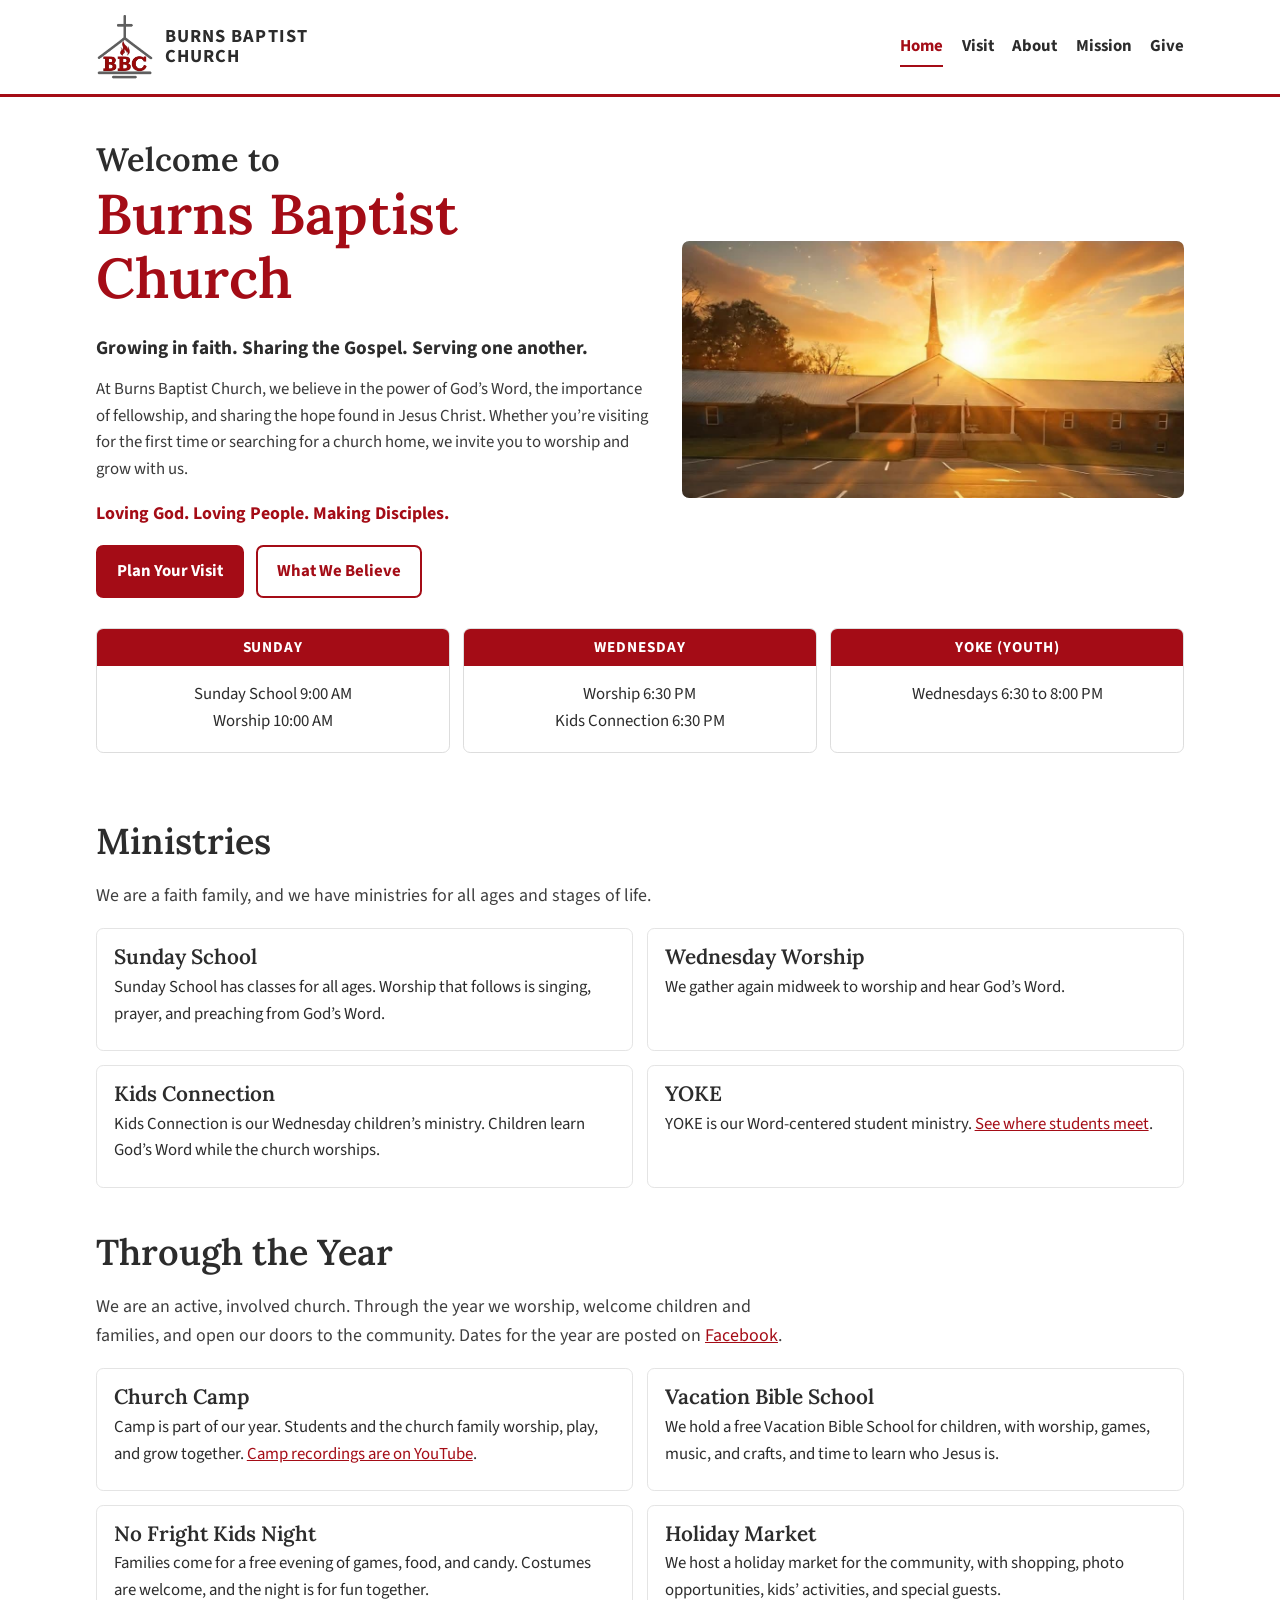
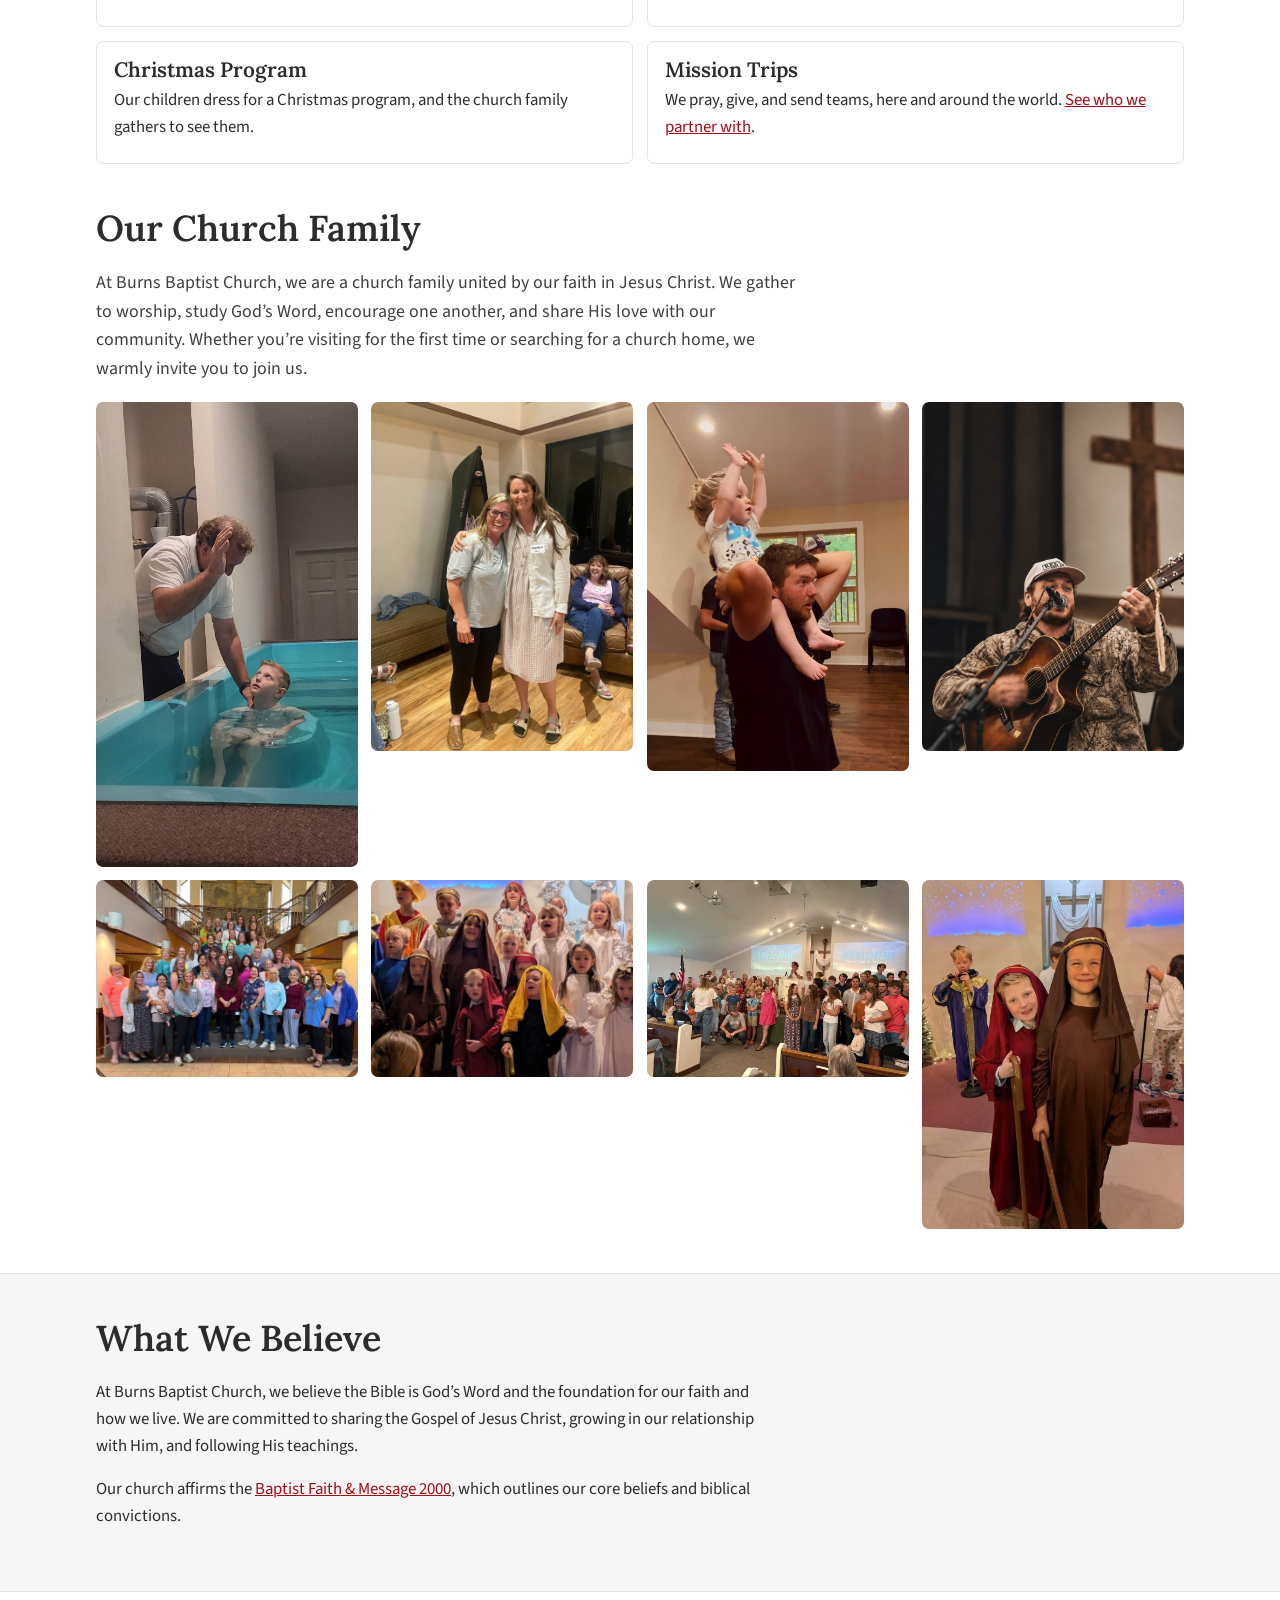
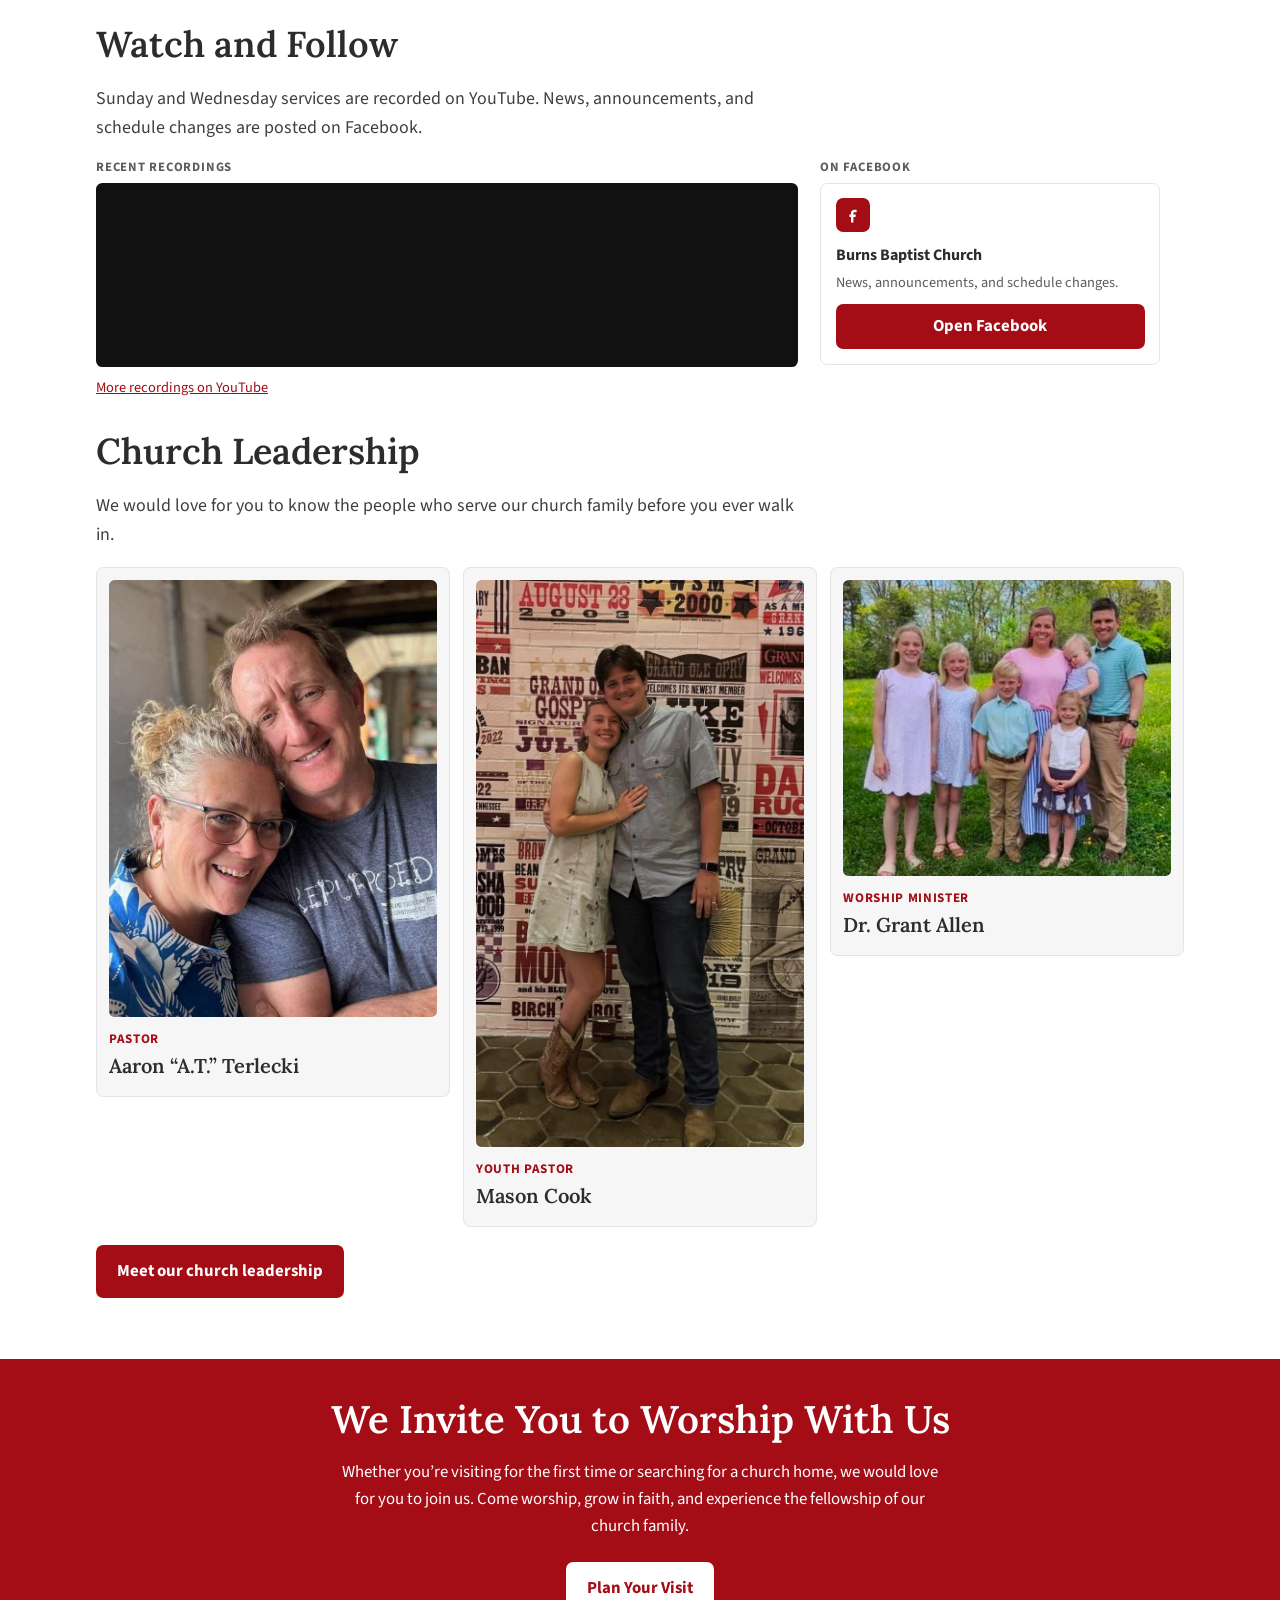
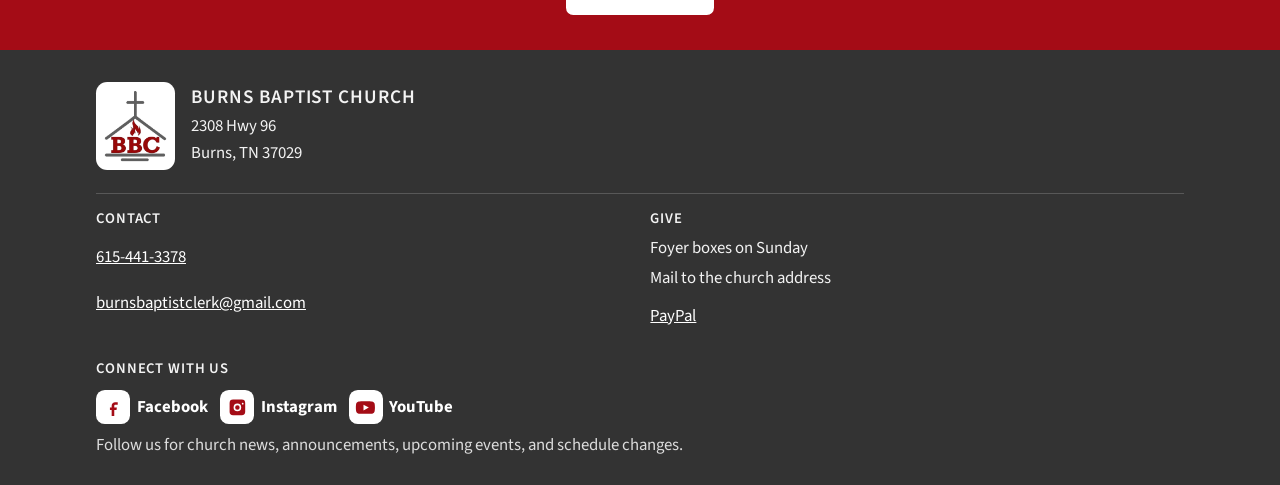
<file: index.html>
<!DOCTYPE html>
<html lang="en">
<head>
  <meta charset="utf-8">
  <meta name="viewport" content="width=device-width, initial-scale=1, viewport-fit=cover">
  <title>Burns Baptist Church | Burns, TN</title>
  <meta name="description" content="Welcome to Burns Baptist Church at 2308 Hwy 96, Burns, TN. Sunday School 9:00 AM, worship 10:00 AM. Pastor Aaron “A.T.” Terlecki.">
  <meta name="theme-color" content="#a40c16">
  <link rel="icon" href="img/bbc-logo.png">
  <link rel="preconnect" href="https://fonts.googleapis.com">
  <link rel="preconnect" href="https://fonts.gstatic.com" crossorigin>
  <link href="https://fonts.googleapis.com/css2?family=Lora:ital,wght@0,600;1,600&family=Source+Sans+3:wght@400;600;700&display=swap" rel="stylesheet">
  <link rel="stylesheet" href="css/site.css">
</head>
<body>
  <header class="site-header">
    <div class="wrap header-inner">
      <a class="logo" href="index.html" aria-label="Burns Baptist Church">
        <img src="img/bbc-logo.png" alt="" width="456" height="520">
        <span class="logo-name">Burns Baptist<br>Church</span>
      </a>
      <button class="nav-toggle" type="button" aria-expanded="false" aria-controls="site-nav">Menu</button>
      <nav class="site-nav" id="site-nav" aria-label="Primary">
        <ul>
          <li><a href="index.html" aria-current="page">Home</a></li>
          <li><a href="visit.html">Visit</a></li>
          <li><a href="about.html">About</a></li>
          <li><a href="mission.html">Mission</a></li>
          <li><a href="https://paypal.me/burnsbaptistchurch" target="_blank" rel="noopener noreferrer">Give<span class="sr-only"> (opens in a new tab)</span></a></li>
        </ul>
      </nav>
    </div>
  </header>

  <main id="main">
    <section class="wrap hero">
      <div class="hero-copy">
        <h1><span class="welcome-kicker">Welcome to</span> Burns Baptist Church</h1>
        <p class="hero-lead">Growing in faith. Sharing the Gospel. Serving one another.</p>
        <p>At Burns Baptist Church, we believe in the power of God’s Word, the importance of fellowship, and sharing the hope found in Jesus Christ. Whether you’re visiting for the first time or searching for a church home, we invite you to worship and grow with us.</p>
        <p class="motto">Loving God. Loving People. Making Disciples.</p>
        <p class="hero-actions">
          <a class="btn" href="visit.html">Plan Your Visit</a>
          <a class="btn btn-ghost" href="#believe">What We Believe</a>
        </p>
      </div>
      <div class="hero-photo">
        <img src="img/church-sunset.jpg" alt="Burns Baptist Church at sunset, the white steeple above the parking lot at 2308 Hwy 96" width="1080" height="554">
      </div>
    </section>

    <section class="times" aria-labelledby="times-title">
      <div class="wrap">
        <h2 id="times-title" class="sr-only">Service times</h2>
        <div class="times-grid">
          <article class="time-card">
            <h3>Sunday</h3>
            <p>Sunday School 9:00 AM<br>Worship 10:00 AM</p>
          </article>
          <article class="time-card">
            <h3>Wednesday</h3>
            <p>Worship 6:30 PM<br>Kids Connection 6:30 PM</p>
          </article>
          <article class="time-card">
            <h3>YOKE (Youth)</h3>
            <p>Wednesdays 6:30 to 8:00 PM</p>
          </article>
        </div>
      </div>
    </section>

    <section class="section">
      <div class="wrap">
        <h2 class="section-title">Ministries</h2>
        <p class="lede">We are a faith family, and we have ministries for all ages and stages of life.</p>
        <div class="ministry-grid">
          <article>
            <h3>Sunday School</h3>
            <p>Sunday School has classes for all ages. Worship that follows is singing, prayer, and preaching from God’s Word.</p>
          </article>
          <article>
            <h3>Wednesday Worship</h3>
            <p>We gather again midweek to worship and hear God’s Word.</p>
          </article>
          <article>
            <h3>Kids Connection</h3>
            <p>Kids Connection is our Wednesday children’s ministry. Children learn God’s Word while the church worships.</p>
          </article>
          <article>
            <h3>YOKE</h3>
            <p>YOKE is our Word-centered student ministry. <a href="visit.html#yoke">See where students meet</a>.</p>
          </article>
        </div>
      </div>
    </section>

    <section class="section" style="padding-top: 0;">
      <div class="wrap">
        <h2 class="section-title">Through the Year</h2>
        <p class="lede">We are an active, involved church. Through the year we worship, welcome children and families, and open our doors to the community. Dates for the year are posted on <a href="https://www.facebook.com/p/Burns-Baptist-Church-61585569585817/" target="_blank" rel="noopener noreferrer">Facebook<span class="sr-only"> (opens in a new tab)</span></a>.</p>
        <div class="ministry-grid">
          <article>
            <h3>Church Camp</h3>
            <p>Camp is part of our year. Students and the church family worship, play, and grow together. <a href="https://www.youtube.com/@burnsbaptistchurch-burnstn1436" target="_blank" rel="noopener noreferrer">Camp recordings are on YouTube<span class="sr-only"> (opens in a new tab)</span></a>.</p>
          </article>
          <article>
            <h3>Vacation Bible School</h3>
            <p>We hold a free Vacation Bible School for children, with worship, games, music, and crafts, and time to learn who Jesus is.</p>
          </article>
          <article>
            <h3>No Fright Kids Night</h3>
            <p>Families come for a free evening of games, food, and candy. Costumes are welcome, and the night is for fun together.</p>
          </article>
          <article>
            <h3>Holiday Market</h3>
            <p>We host a holiday market for the community, with shopping, photo opportunities, kids’ activities, and special guests.</p>
          </article>
          <article>
            <h3>Christmas Program</h3>
            <p>Our children dress for a Christmas program, and the church family gathers to see them.</p>
          </article>
          <article>
            <h3>Mission Trips</h3>
            <p>We pray, give, and send teams, here and around the world. <a href="mission.html">See who we partner with</a>.</p>
          </article>
        </div>
      </div>
    </section>

    <section class="section" style="padding-top: 0;">
      <div class="wrap">
        <h2 class="section-title">Our Church Family</h2>
        <p class="lede">At Burns Baptist Church, we are a church family united by our faith in Jesus Christ. We gather to worship, study God’s Word, encourage one another, and share His love with our community. Whether you’re visiting for the first time or searching for a church home, we warmly invite you to join us.</p>
        <div class="family-grid">
          <img src="img/family-baptism.jpg" alt="A baptism at Burns Baptist Church" width="901" height="1600">
          <img src="img/family-fellowship.jpg" alt="Friends from the church family together" width="1200" height="1600">
          <img src="img/family-shoulders.jpg" alt="A dad with his child on his shoulders at church" width="1004" height="1415">
          <img src="img/family-gospel-sing.jpg" alt="Josey Clay leading worship with a guitar" width="768" height="1024">
          <img src="img/family-group.jpg" alt="Women of the church family gathered on the stairs" width="1080" height="810">
          <img src="img/family-program.jpg" alt="Children dressed for a Christmas program" width="1156" height="868">
          <img src="img/family-kids.jpg" alt="Children and leaders gathered in the sanctuary" width="960" height="720">
          <img src="img/family-nativity.jpg" alt="Two children dressed for the Christmas program" width="868" height="1156">
        </div>
      </div>
    </section>

    <section class="section believe" id="believe">
      <div class="wrap">
        <h2 class="section-title">What We Believe</h2>
        <div class="prose">
          <p>At Burns Baptist Church, we believe the Bible is God’s Word and the foundation for our faith and how we live. We are committed to sharing the Gospel of Jesus Christ, growing in our relationship with Him, and following His teachings.</p>
          <p>Our church affirms the <a href="https://bfm.sbc.net/bfm2000/" target="_blank" rel="noopener noreferrer">Baptist Faith &amp; Message 2000<span class="sr-only"> (opens in a new tab)</span></a>, which outlines our core beliefs and biblical convictions.</p>
        </div>
      </div>
    </section>

    <!--
      Social feeds setup (free):
      1. YouTube Data API v3 key: paste into data-youtube-api-key.
         Create at https://console.cloud.google.com/ — enable “YouTube Data API v3”,
         restrict the key to this GitHub Pages site.
      2. Meta App ID: paste into data-facebook-app-id.
         Create a free app at https://developers.facebook.com/ — add this site’s
         domain under the app’s Facebook Login / Site URL settings.
      Channel ID and Facebook page URL are already set for Burns Baptist Church.
    -->
    <section
      class="section feeds-section"
      id="watch"
      data-youtube-api-key=""
      data-youtube-channel-id="UCYEED3mai1PJ6yWgzKr-k9g"
      data-youtube-uploads-playlist="UUYEED3mai1PJ6yWgzKr-k9g"
      data-facebook-app-id=""
      data-facebook-page-url="https://www.facebook.com/p/Burns-Baptist-Church-61585569585817/"
    >
      <div class="wrap">
        <h2 class="section-title">Watch and Follow</h2>
        <p class="lede">Sunday and Wednesday services are recorded on YouTube. News, announcements, and schedule changes are posted on Facebook.</p>
        <div class="feeds-layout">
          <div class="feed-block">
            <h3 class="feed-heading">Recent recordings</h3>
            <div id="youtube-feed" class="yt-feed">
              <div class="yt-fallback">
                <iframe
                  src="https://www.youtube-nocookie.com/embed/videoseries?list=UUYEED3mai1PJ6yWgzKr-k9g"
                  title="Recent recordings from Burns Baptist Church"
                  allow="accelerometer; clipboard-write; encrypted-media; gyroscope; picture-in-picture; web-share"
                  allowfullscreen
                  loading="lazy"
                ></iframe>
              </div>
            </div>
            <p class="feed-more"><a href="https://www.youtube.com/@burnsbaptistchurch-burnstn1436" target="_blank" rel="noopener noreferrer">More recordings on YouTube<span class="sr-only"> (opens in a new tab)</span></a></p>
          </div>
          <div class="feed-block">
            <h3 class="feed-heading">On Facebook</h3>
            <div class="fb-feed">
              <a
                class="fb-cta"
                href="https://www.facebook.com/p/Burns-Baptist-Church-61585569585817/"
                target="_blank"
                rel="noopener noreferrer"
              >
                <span class="fb-cta-icon" aria-hidden="true">
                  <svg viewBox="0 0 24 24"><path fill="currentColor" d="M14 9h3V6h-3c-2.2 0-4 1.8-4 4v2H8v3h2v7h3v-7h2.6l.4-3H13v-2c0-.6.4-1 1-1z"/></svg>
                </span>
                <span class="fb-cta-copy">
                  <strong>Burns Baptist Church</strong>
                  <span>News, announcements, and schedule changes.</span>
                </span>
                <span class="btn">Open Facebook</span>
                <span class="sr-only"> (opens in a new tab)</span>
              </a>
              <div
                class="fb-page"
                aria-hidden="true"
                data-href="https://www.facebook.com/p/Burns-Baptist-Church-61585569585817/"
                data-tabs="timeline"
                data-width="340"
                data-height="280"
                data-small-header="true"
                data-adapt-container-width="true"
                data-hide-cover="true"
                data-show-facepile="false"
              >
                <blockquote cite="https://www.facebook.com/p/Burns-Baptist-Church-61585569585817/" class="fb-xfbml-parse-ignore">
                  <a href="https://www.facebook.com/p/Burns-Baptist-Church-61585569585817/" target="_blank" rel="noopener noreferrer">Burns Baptist Church on Facebook<span class="sr-only"> (opens in a new tab)</span></a>
                </blockquote>
              </div>
            </div>
          </div>
        </div>
      </div>
    </section>

    <section class="section" style="padding-top: 0;">
      <div class="wrap">
        <h2 class="section-title">Church Leadership</h2>
        <p class="lede">We would love for you to know the people who serve our church family before you ever walk in.</p>
        <div class="staff-teaser">
          <article>
            <img src="img/pastor-at-lori.jpg" alt="Pastor A.T. Terlecki and his wife, Lori" width="720" height="960">
            <p class="role">Pastor</p>
            <h3>Aaron “A.T.” Terlecki</h3>
          </article>
          <article>
            <img src="img/mason-bailey.jpg" alt="Youth Pastor Mason Cook and his wife, Bailey" width="682" height="1180">
            <p class="role">Youth Pastor</p>
            <h3>Mason Cook</h3>
          </article>
          <article>
            <img src="img/grant-allen-family.jpg" alt="Dr. Grant Allen with Candice and their five children" width="1028" height="927">
            <p class="role">Worship Minister</p>
            <h3>Dr. Grant Allen</h3>
          </article>
        </div>
        <p style="margin-top: 1.1rem;"><a class="btn" href="about.html">Meet our church leadership</a></p>
      </div>
    </section>

    <section class="invite">
      <div class="wrap">
        <h2>We Invite You to Worship With Us</h2>
        <p>Whether you’re visiting for the first time or searching for a church home, we would love for you to join us. Come worship, grow in faith, and experience the fellowship of our church family.</p>
        <a class="btn" href="visit.html">Plan Your Visit</a>
      </div>
    </section>
  </main>

  <footer class="site-footer">
    <div class="wrap">
      <div class="footer-brand">
        <div class="footer-logo"><img src="img/bbc-logo.png" alt="" width="456" height="520"></div>
        <div>
          <h2>Burns Baptist Church</h2>
          <p>2308 Hwy 96<br>Burns, TN 37029</p>
        </div>
      </div>
      <div class="footer-grid">
        <div>
          <h3>Contact</h3>
          <ul>
            <li><a href="tel:+16154413378">615-441-3378</a></li>
            <li><a href="mailto:burnsbaptistclerk@gmail.com">burnsbaptistclerk@gmail.com</a></li>
          </ul>
        </div>
        <div>
          <h3>Give</h3>
          <ul>
            <li>Foyer boxes on Sunday</li>
            <li>Mail to the church address</li>
            <li><a href="https://paypal.me/burnsbaptistchurch" target="_blank" rel="noopener noreferrer">PayPal</a></li>
          </ul>
        </div>
      </div>
      <div style="margin-top: 1.3rem;">
        <h3>Connect With Us</h3>
        <ul class="socials">
          <li><a href="https://www.facebook.com/p/Burns-Baptist-Church-61585569585817/" target="_blank" rel="noopener noreferrer"><span class="social-icon" aria-hidden="true"><svg viewBox="0 0 24 24"><path fill="currentColor" d="M14 9h3V6h-3c-2.2 0-4 1.8-4 4v2H8v3h2v7h3v-7h2.6l.4-3H13v-2c0-.6.4-1 1-1z"/></svg></span>Facebook</a></li>
          <li><a href="https://www.instagram.com/burnsbaptistchurch/" target="_blank" rel="noopener noreferrer"><span class="social-icon" aria-hidden="true"><svg viewBox="0 0 24 24"><path fill="currentColor" d="M7 3h10a4 4 0 0 1 4 4v10a4 4 0 0 1-4 4H7a4 4 0 0 1-4-4V7a4 4 0 0 1 4-4zm5 4.6A4.4 4.4 0 1 0 16.4 12 4.4 4.4 0 0 0 12 7.6zm6.1-.9a1 1 0 1 0 1 1 1 1 0 0 0-1-1zM12 9.4A2.6 2.6 0 1 1 9.4 12 2.6 2.6 0 0 1 12 9.4z"/></svg></span>Instagram</a></li>
          <li><a href="https://www.youtube.com/@burnsbaptistchurch-burnstn1436" target="_blank" rel="noopener noreferrer"><span class="social-icon" aria-hidden="true"><svg viewBox="0 0 24 24"><path fill="currentColor" d="M23 12.2s0-3.2-.4-4.6a3 3 0 0 0-2.1-2.1C18.9 5 12 5 12 5s-6.9 0-8.5.5a3 3 0 0 0-2.1 2.1C1 9 1 12.2 1 12.2s0 3.2.4 4.6a3 3 0 0 0 2.1 2.1C5.1 19.4 12 19.4 12 19.4s6.9 0 8.5-.5a3 3 0 0 0 2.1-2.1c.4-1.4.4-4.6.4-4.6zM9.8 15.5v-6.6l6.2 3.3z"/></svg></span>YouTube</a></li>
        </ul>
        <p class="footer-note">Follow us for church news, announcements, upcoming events, and schedule changes.</p>
      </div>
    </div>
  </footer>
  <div id="fb-root"></div>
  <script src="js/site.js"></script>
</body>
</html>
</file>
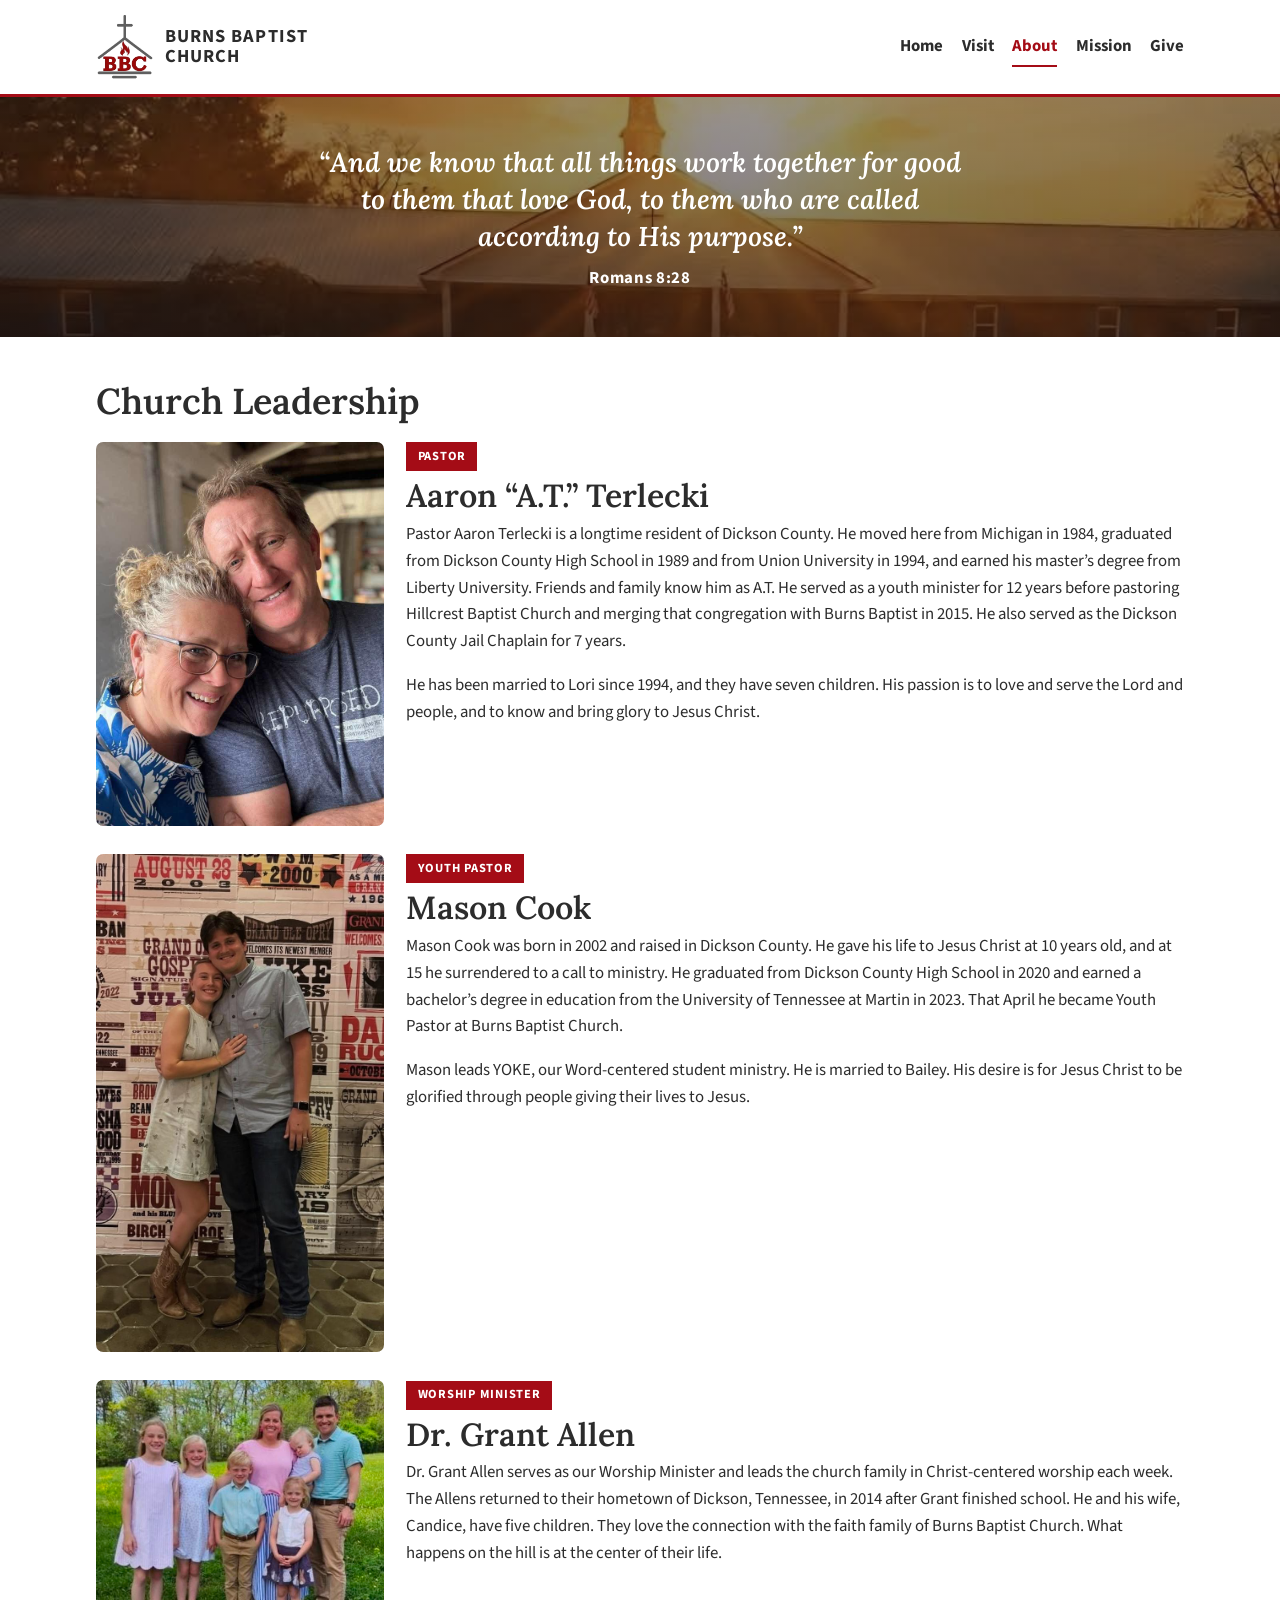
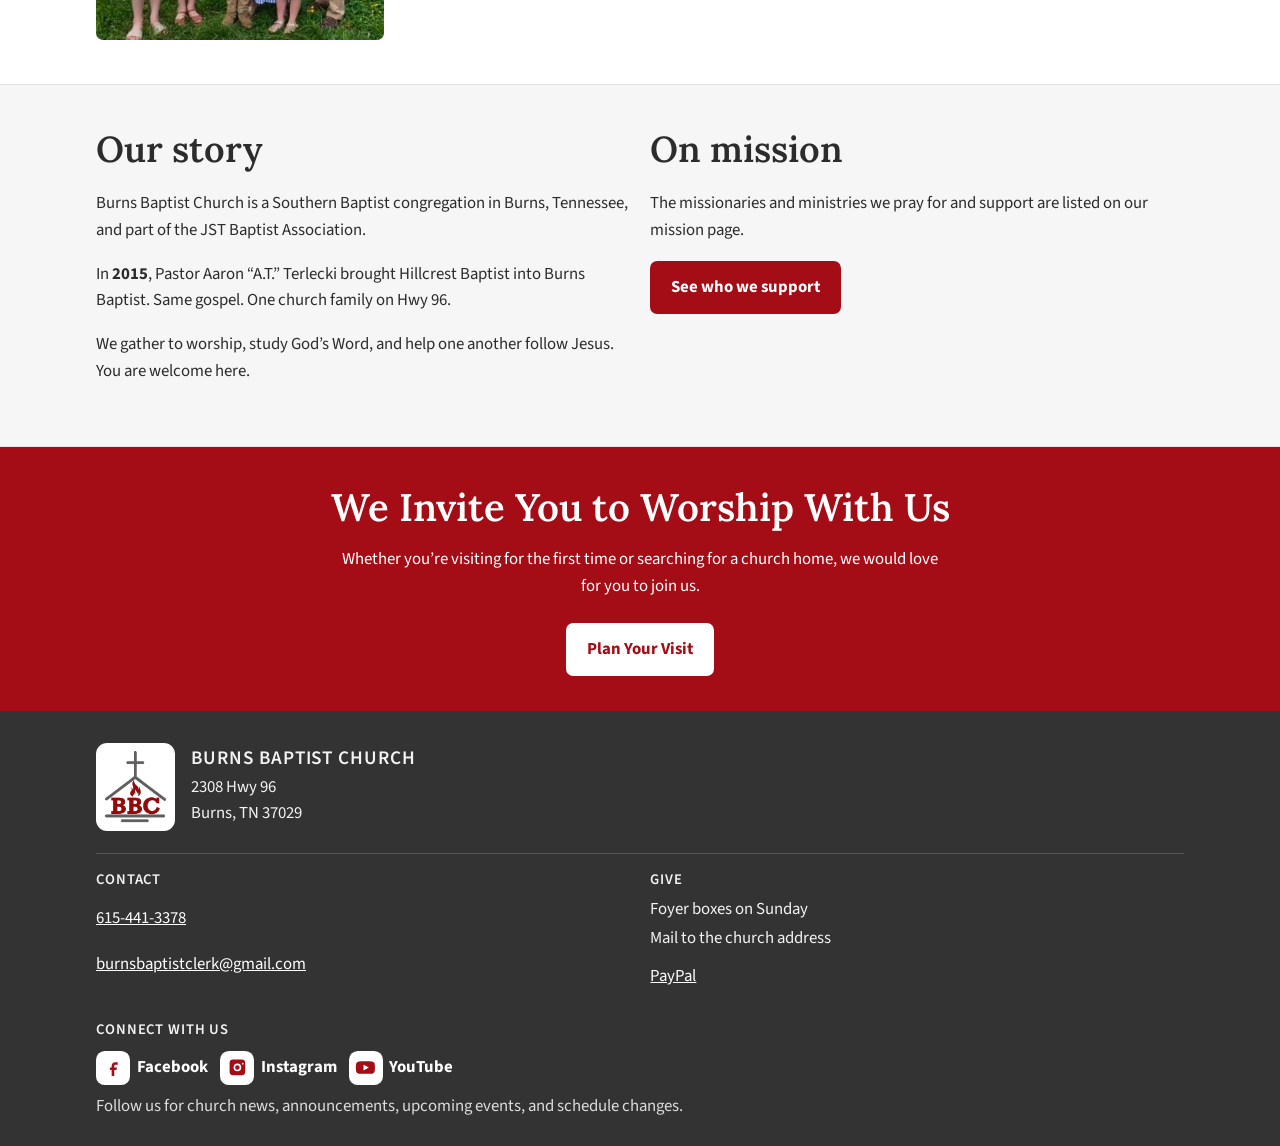
<file: about.html>
<!DOCTYPE html>
<html lang="en">
<head>
  <meta charset="utf-8">
  <meta name="viewport" content="width=device-width, initial-scale=1, viewport-fit=cover">
  <title>About | Burns Baptist Church</title>
  <meta name="description" content="Meet the church leadership of Burns Baptist Church: Pastor Aaron “A.T.” Terlecki, Youth Pastor Mason Cook, and Worship Minister Dr. Grant Allen.">
  <meta name="theme-color" content="#a40c16">
  <link rel="icon" href="img/bbc-logo.png">
  <link rel="preconnect" href="https://fonts.googleapis.com">
  <link rel="preconnect" href="https://fonts.gstatic.com" crossorigin>
  <link href="https://fonts.googleapis.com/css2?family=Lora:ital,wght@0,600;1,600&family=Source+Sans+3:wght@400;600;700&display=swap" rel="stylesheet">
  <link rel="stylesheet" href="css/site.css">
</head>
<body>
  <header class="site-header">
    <div class="wrap header-inner">
      <a class="logo" href="index.html" aria-label="Burns Baptist Church">
        <img src="img/bbc-logo.png" alt="" width="456" height="520">
        <span class="logo-name">Burns Baptist<br>Church</span>
      </a>
      <button class="nav-toggle" type="button" aria-expanded="false" aria-controls="site-nav">Menu</button>
      <nav class="site-nav" id="site-nav" aria-label="Primary">
        <ul>
          <li><a href="index.html">Home</a></li>
          <li><a href="visit.html">Visit</a></li>
          <li><a href="about.html" aria-current="page">About</a></li>
          <li><a href="mission.html">Mission</a></li>
          <li><a href="https://paypal.me/burnsbaptistchurch" target="_blank" rel="noopener noreferrer">Give<span class="sr-only"> (opens in a new tab)</span></a></li>
        </ul>
      </nav>
    </div>
  </header>

  <main id="main">
    <section class="scripture">
      <img class="scripture-bg" src="img/church-sunset.jpg" alt="" width="1080" height="554">
      <div class="wrap scripture-inner">
        <blockquote>
          <p>“And we know that all things work together for good to them that love God, to them who are called according to His purpose.”</p>
          <cite>Romans 8:28</cite>
        </blockquote>
      </div>
    </section>

    <section class="section">
      <div class="wrap">
        <h1 class="section-title">Church Leadership</h1>
        <div class="leaders">
          <article class="leader" id="pastor">
            <img src="img/pastor-at-lori.jpg" alt="Pastor A.T. Terlecki and his wife, Lori" width="720" height="960">
            <div>
              <p class="role-flag">Pastor</p>
              <h2>Aaron “A.T.” Terlecki</h2>
              <p>Pastor Aaron Terlecki is a longtime resident of Dickson County. He moved here from Michigan in 1984, graduated from Dickson County High School in 1989 and from Union University in 1994, and earned his master’s degree from Liberty University. Friends and family know him as A.T. He served as a youth minister for 12 years before pastoring Hillcrest Baptist Church and merging that congregation with Burns Baptist in 2015. He also served as the Dickson County Jail Chaplain for 7 years.</p>
              <p>He has been married to Lori since 1994, and they have seven children. His passion is to love and serve the Lord and people, and to know and bring glory to Jesus Christ.</p>
            </div>
          </article>
          <article class="leader" id="mason">
            <img src="img/mason-bailey.jpg" alt="Youth Pastor Mason Cook and his wife, Bailey" width="682" height="1180">
            <div>
              <p class="role-flag">Youth Pastor</p>
              <h2>Mason Cook</h2>
              <p>Mason Cook was born in 2002 and raised in Dickson County. He gave his life to Jesus Christ at 10 years old, and at 15 he surrendered to a call to ministry. He graduated from Dickson County High School in 2020 and earned a bachelor’s degree in education from the University of Tennessee at Martin in 2023. That April he became Youth Pastor at Burns Baptist Church.</p>
              <p>Mason leads YOKE, our Word-centered student ministry. He is married to Bailey. His desire is for Jesus Christ to be glorified through people giving their lives to Jesus.</p>
            </div>
          </article>
          <article class="leader" id="grant">
            <img src="img/grant-allen-family.jpg" alt="Dr. Grant Allen with Candice and their five children" width="1028" height="927">
            <div>
              <p class="role-flag">Worship Minister</p>
              <h2>Dr. Grant Allen</h2>
              <p>Dr. Grant Allen serves as our Worship Minister and leads the church family in Christ-centered worship each week. The Allens returned to their hometown of Dickson, Tennessee, in 2014 after Grant finished school. He and his wife, Candice, have five children. They love the connection with the faith family of Burns Baptist Church. What happens on the hill is at the center of their life.</p>
            </div>
          </article>
        </div>
      </div>
    </section>

    <section class="section believe">
      <div class="wrap split even">
        <div class="prose">
          <h2 class="section-title">Our story</h2>
          <p>Burns Baptist Church is a Southern Baptist congregation in Burns, Tennessee, and part of the JST Baptist Association.</p>
          <p>In <strong>2015</strong>, Pastor Aaron “A.T.” Terlecki brought Hillcrest Baptist into Burns Baptist. Same gospel. One church family on Hwy 96.</p>
          <p>We gather to worship, study God’s Word, and help one another follow Jesus. You are welcome here.</p>
        </div>
        <div>
          <h2 class="section-title">On mission</h2>
          <p>The missionaries and ministries we pray for and support are listed on our mission page.</p>
          <p><a class="btn" href="mission.html">See who we support</a></p>
        </div>
      </div>
    </section>

    <section class="invite">
      <div class="wrap">
        <h2>We Invite You to Worship With Us</h2>
        <p>Whether you’re visiting for the first time or searching for a church home, we would love for you to join us.</p>
        <a class="btn" href="visit.html">Plan Your Visit</a>
      </div>
    </section>
  </main>

  <footer class="site-footer">
    <div class="wrap">
      <div class="footer-brand">
        <div class="footer-logo"><img src="img/bbc-logo.png" alt="" width="456" height="520"></div>
        <div>
          <h2>Burns Baptist Church</h2>
          <p>2308 Hwy 96<br>Burns, TN 37029</p>
        </div>
      </div>
      <div class="footer-grid">
        <div>
          <h3>Contact</h3>
          <ul>
            <li><a href="tel:+16154413378">615-441-3378</a></li>
            <li><a href="mailto:burnsbaptistclerk@gmail.com">burnsbaptistclerk@gmail.com</a></li>
          </ul>
        </div>
        <div>
          <h3>Give</h3>
          <ul>
            <li>Foyer boxes on Sunday</li>
            <li>Mail to the church address</li>
            <li><a href="https://paypal.me/burnsbaptistchurch" target="_blank" rel="noopener noreferrer">PayPal</a></li>
          </ul>
        </div>
      </div>
      <div style="margin-top: 1.3rem;">
        <h3>Connect With Us</h3>
        <ul class="socials">
          <li><a href="https://www.facebook.com/p/Burns-Baptist-Church-61585569585817/" target="_blank" rel="noopener noreferrer"><span class="social-icon" aria-hidden="true"><svg viewBox="0 0 24 24"><path fill="currentColor" d="M14 9h3V6h-3c-2.2 0-4 1.8-4 4v2H8v3h2v7h3v-7h2.6l.4-3H13v-2c0-.6.4-1 1-1z"/></svg></span>Facebook</a></li>
          <li><a href="https://www.instagram.com/burnsbaptistchurch/" target="_blank" rel="noopener noreferrer"><span class="social-icon" aria-hidden="true"><svg viewBox="0 0 24 24"><path fill="currentColor" d="M7 3h10a4 4 0 0 1 4 4v10a4 4 0 0 1-4 4H7a4 4 0 0 1-4-4V7a4 4 0 0 1 4-4zm5 4.6A4.4 4.4 0 1 0 16.4 12 4.4 4.4 0 0 0 12 7.6zm6.1-.9a1 1 0 1 0 1 1 1 1 0 0 0-1-1zM12 9.4A2.6 2.6 0 1 1 9.4 12 2.6 2.6 0 0 1 12 9.4z"/></svg></span>Instagram</a></li>
          <li><a href="https://www.youtube.com/@burnsbaptistchurch-burnstn1436" target="_blank" rel="noopener noreferrer"><span class="social-icon" aria-hidden="true"><svg viewBox="0 0 24 24"><path fill="currentColor" d="M23 12.2s0-3.2-.4-4.6a3 3 0 0 0-2.1-2.1C18.9 5 12 5 12 5s-6.9 0-8.5.5a3 3 0 0 0-2.1 2.1C1 9 1 12.2 1 12.2s0 3.2.4 4.6a3 3 0 0 0 2.1 2.1C5.1 19.4 12 19.4 12 19.4s6.9 0 8.5-.5a3 3 0 0 0 2.1-2.1c.4-1.4.4-4.6.4-4.6zM9.8 15.5v-6.6l6.2 3.3z"/></svg></span>YouTube</a></li>
        </ul>
        <p class="footer-note">Follow us for church news, announcements, upcoming events, and schedule changes.</p>
      </div>
    </div>
  </footer>
  <script src="js/site.js"></script>
</body>
</html>
</file>
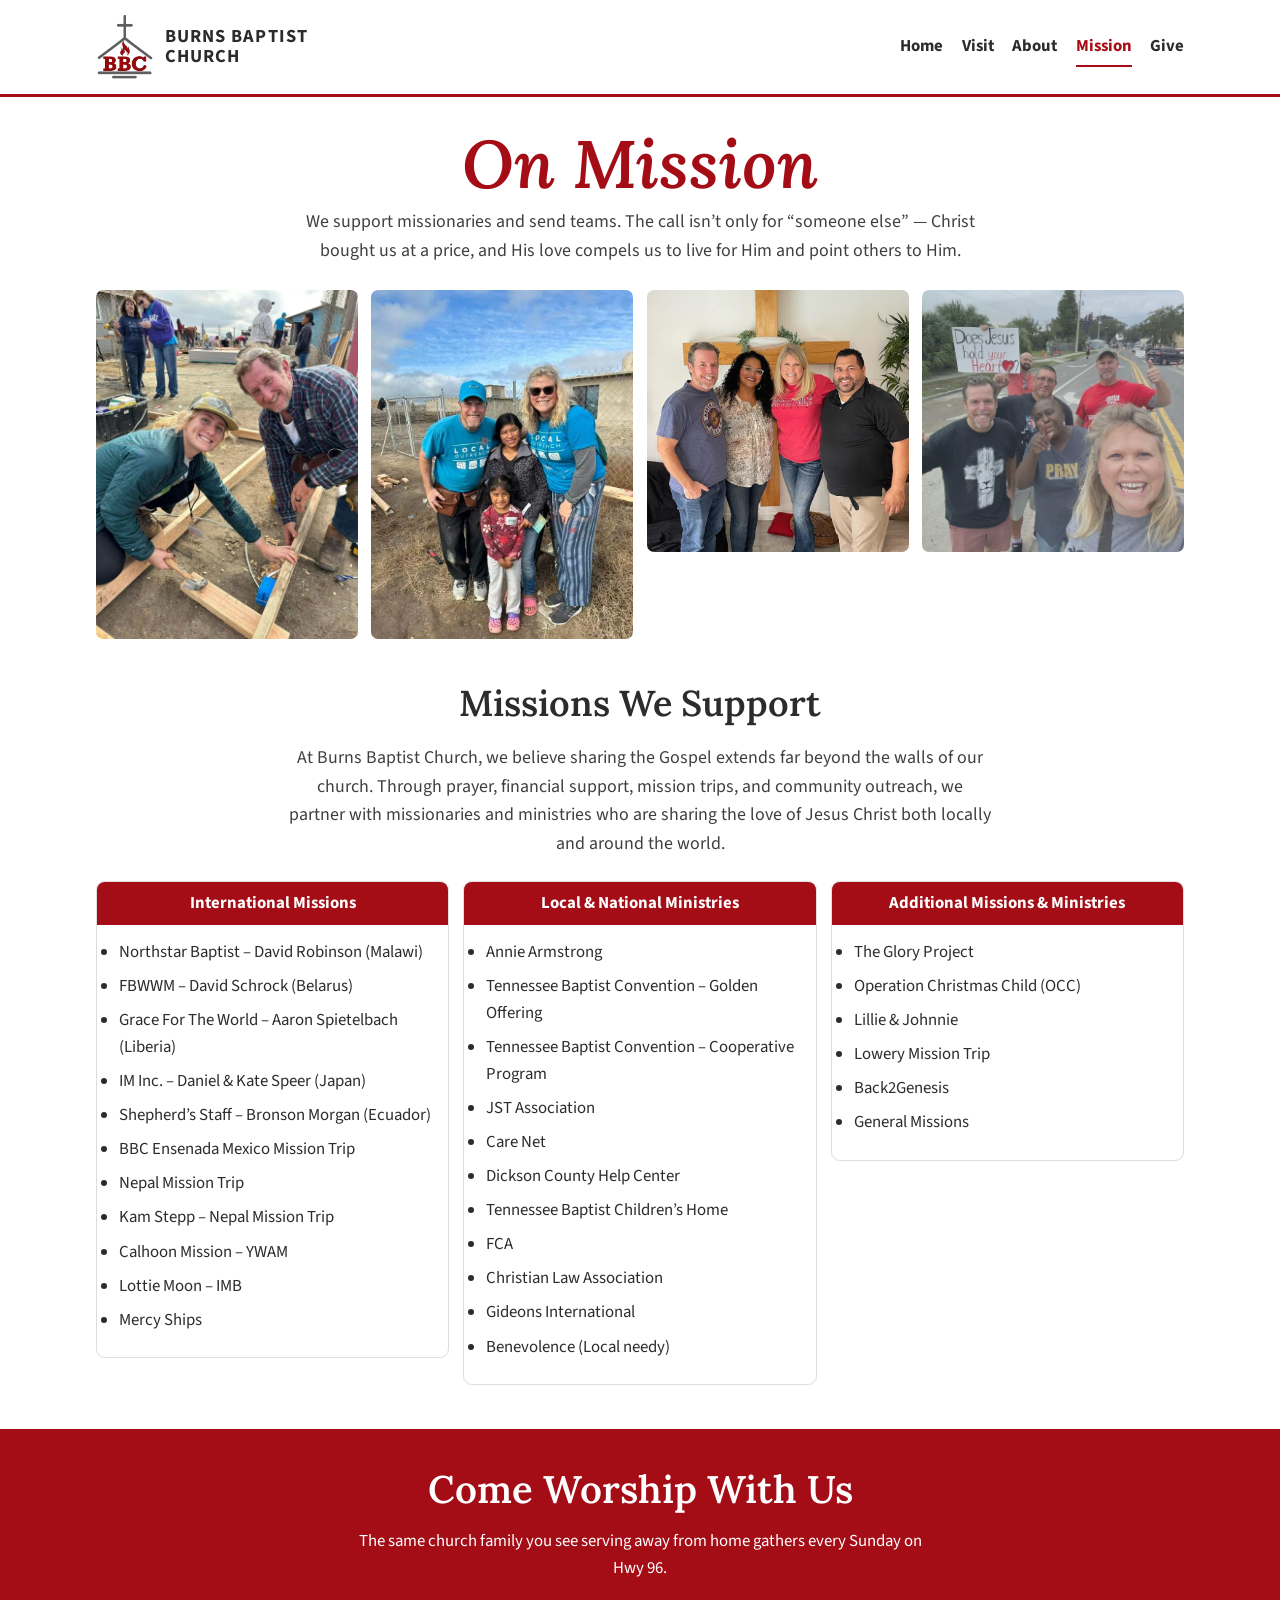
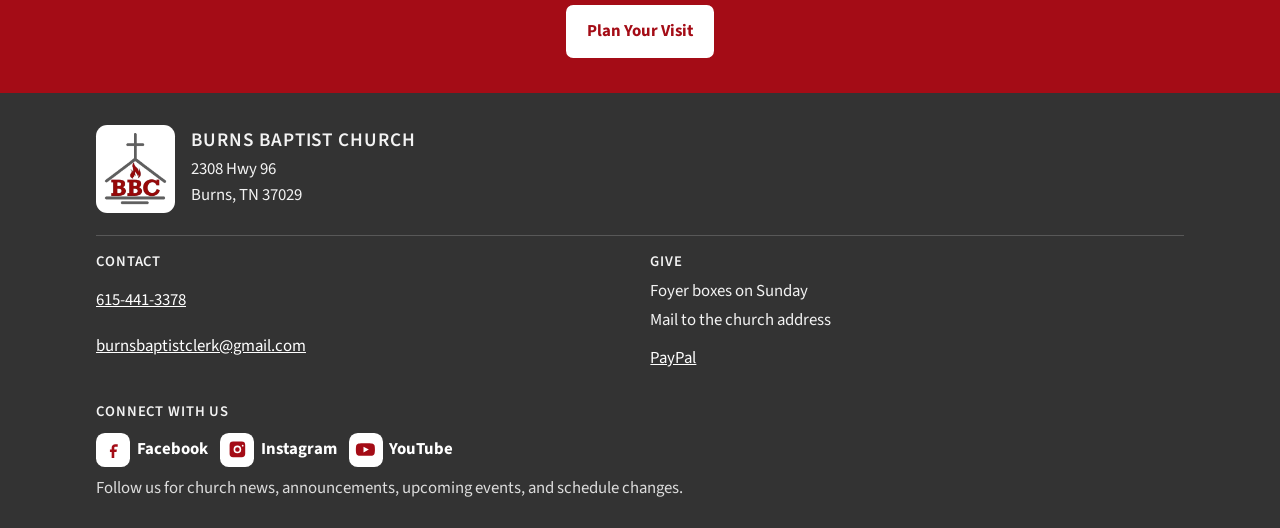
<file: mission.html>
<!DOCTYPE html>
<html lang="en">
<head>
  <meta charset="utf-8">
  <meta name="viewport" content="width=device-width, initial-scale=1, viewport-fit=cover">
  <title>On Mission | Burns Baptist Church</title>
  <meta name="description" content="Burns Baptist Church supports missionaries and ministries locally and around the world. See who we pray for and partner with. No giving amounts are listed.">
  <meta name="theme-color" content="#a40c16">
  <link rel="icon" href="img/bbc-logo.png">
  <link rel="preconnect" href="https://fonts.googleapis.com">
  <link rel="preconnect" href="https://fonts.gstatic.com" crossorigin>
  <link href="https://fonts.googleapis.com/css2?family=Lora:ital,wght@0,600;1,600&family=Source+Sans+3:wght@400;600;700&display=swap" rel="stylesheet">
  <link rel="stylesheet" href="css/site.css">
</head>
<body>
  <header class="site-header">
    <div class="wrap header-inner">
      <a class="logo" href="index.html" aria-label="Burns Baptist Church">
        <img src="img/bbc-logo.png" alt="" width="456" height="520">
        <span class="logo-name">Burns Baptist<br>Church</span>
      </a>
      <button class="nav-toggle" type="button" aria-expanded="false" aria-controls="site-nav">Menu</button>
      <nav class="site-nav" id="site-nav" aria-label="Primary">
        <ul>
          <li><a href="index.html">Home</a></li>
          <li><a href="visit.html">Visit</a></li>
          <li><a href="about.html">About</a></li>
          <li><a href="mission.html" aria-current="page">Mission</a></li>
          <li><a href="https://paypal.me/burnsbaptistchurch" target="_blank" rel="noopener noreferrer">Give<span class="sr-only"> (opens in a new tab)</span></a></li>
        </ul>
      </nav>
    </div>
  </header>

  <main id="main">
    <section class="wrap page-intro mission-hero">
      <h1>On Mission</h1>
      <p class="lede">We support missionaries and send teams. The call isn’t only for “someone else” — Christ bought us at a price, and His love compels us to live for Him and point others to Him.</p>
    </section>

    <section class="section" style="padding-top: 0;">
      <div class="wrap">
        <div class="photo-row">
          <img src="img/mission-building.jpg" alt="Church members framing a building on a mission trip" width="1080" height="1440">
          <img src="img/mission-outreach-team.jpg" alt="A local outreach team with a family they are serving" width="720" height="960">
          <img src="img/mission-cross.jpg" alt="Four church members standing in front of a wooden cross" width="1440" height="1440">
          <img src="img/mission-gospel.jpg" alt="Church members sharing the Gospel along a road" width="1080" height="1080">
        </div>
      </div>
    </section>

    <section class="section" style="padding-top: 0;">
      <div class="wrap">
        <h2 class="section-title" style="text-align: center;">Missions We Support</h2>
        <p class="lede" style="text-align: center; margin-inline: auto; margin-bottom: 1.4rem;">At Burns Baptist Church, we believe sharing the Gospel extends far beyond the walls of our church. Through prayer, financial support, mission trips, and community outreach, we partner with missionaries and ministries who are sharing the love of Jesus Christ both locally and around the world.</p>
        <div class="mission-grid">
          <article class="mission-card">
            <h2>International Missions</h2>
            <ul>
              <li>Northstar Baptist – David Robinson (Malawi)</li>
              <li>FBWWM – David Schrock (Belarus)</li>
              <li>Grace For The World – Aaron Spietelbach (Liberia)</li>
              <li>IM Inc. – Daniel &amp; Kate Speer (Japan)</li>
              <li>Shepherd’s Staff – Bronson Morgan (Ecuador)</li>
              <li>BBC Ensenada Mexico Mission Trip</li>
              <li>Nepal Mission Trip</li>
              <li>Kam Stepp – Nepal Mission Trip</li>
              <li>Calhoon Mission – YWAM</li>
              <li>Lottie Moon – IMB</li>
              <li>Mercy Ships</li>
            </ul>
          </article>
          <article class="mission-card">
            <h2>Local &amp; National Ministries</h2>
            <ul>
              <li>Annie Armstrong</li>
              <li>Tennessee Baptist Convention – Golden Offering</li>
              <li>Tennessee Baptist Convention – Cooperative Program</li>
              <li>JST Association</li>
              <li>Care Net</li>
              <li>Dickson County Help Center</li>
              <li>Tennessee Baptist Children’s Home</li>
              <li>FCA</li>
              <li>Christian Law Association</li>
              <li>Gideons International</li>
              <li>Benevolence (Local needy)</li>
            </ul>
          </article>
          <article class="mission-card">
            <h2>Additional Missions &amp; Ministries</h2>
            <ul>
              <li>The Glory Project</li>
              <li>Operation Christmas Child (OCC)</li>
              <li>Lillie &amp; Johnnie</li>
              <li>Lowery Mission Trip</li>
              <li>Back2Genesis</li>
              <li>General Missions</li>
            </ul>
          </article>
        </div>
      </div>
    </section>

    <section class="invite">
      <div class="wrap">
        <h2>Come Worship With Us</h2>
        <p>The same church family you see serving away from home gathers every Sunday on Hwy&nbsp;96.</p>
        <a class="btn" href="visit.html">Plan Your Visit</a>
      </div>
    </section>
  </main>

  <footer class="site-footer">
    <div class="wrap">
      <div class="footer-brand">
        <div class="footer-logo"><img src="img/bbc-logo.png" alt="" width="456" height="520"></div>
        <div>
          <h2>Burns Baptist Church</h2>
          <p>2308 Hwy 96<br>Burns, TN 37029</p>
        </div>
      </div>
      <div class="footer-grid">
        <div>
          <h3>Contact</h3>
          <ul>
            <li><a href="tel:+16154413378">615-441-3378</a></li>
            <li><a href="mailto:burnsbaptistclerk@gmail.com">burnsbaptistclerk@gmail.com</a></li>
          </ul>
        </div>
        <div>
          <h3>Give</h3>
          <ul>
            <li>Foyer boxes on Sunday</li>
            <li>Mail to the church address</li>
            <li><a href="https://paypal.me/burnsbaptistchurch" target="_blank" rel="noopener noreferrer">PayPal</a></li>
          </ul>
        </div>
      </div>
      <div style="margin-top: 1.3rem;">
        <h3>Connect With Us</h3>
        <ul class="socials">
          <li><a href="https://www.facebook.com/p/Burns-Baptist-Church-61585569585817/" target="_blank" rel="noopener noreferrer"><span class="social-icon" aria-hidden="true"><svg viewBox="0 0 24 24"><path fill="currentColor" d="M14 9h3V6h-3c-2.2 0-4 1.8-4 4v2H8v3h2v7h3v-7h2.6l.4-3H13v-2c0-.6.4-1 1-1z"/></svg></span>Facebook</a></li>
          <li><a href="https://www.instagram.com/burnsbaptistchurch/" target="_blank" rel="noopener noreferrer"><span class="social-icon" aria-hidden="true"><svg viewBox="0 0 24 24"><path fill="currentColor" d="M7 3h10a4 4 0 0 1 4 4v10a4 4 0 0 1-4 4H7a4 4 0 0 1-4-4V7a4 4 0 0 1 4-4zm5 4.6A4.4 4.4 0 1 0 16.4 12 4.4 4.4 0 0 0 12 7.6zm6.1-.9a1 1 0 1 0 1 1 1 1 0 0 0-1-1zM12 9.4A2.6 2.6 0 1 1 9.4 12 2.6 2.6 0 0 1 12 9.4z"/></svg></span>Instagram</a></li>
          <li><a href="https://www.youtube.com/@burnsbaptistchurch-burnstn1436" target="_blank" rel="noopener noreferrer"><span class="social-icon" aria-hidden="true"><svg viewBox="0 0 24 24"><path fill="currentColor" d="M23 12.2s0-3.2-.4-4.6a3 3 0 0 0-2.1-2.1C18.9 5 12 5 12 5s-6.9 0-8.5.5a3 3 0 0 0-2.1 2.1C1 9 1 12.2 1 12.2s0 3.2.4 4.6a3 3 0 0 0 2.1 2.1C5.1 19.4 12 19.4 12 19.4s6.9 0 8.5-.5a3 3 0 0 0 2.1-2.1c.4-1.4.4-4.6.4-4.6zM9.8 15.5v-6.6l6.2 3.3z"/></svg></span>YouTube</a></li>
        </ul>
        <p class="footer-note">Follow us for church news, announcements, upcoming events, and schedule changes.</p>
      </div>
    </div>
  </footer>
  <script src="js/site.js"></script>
</body>
</html>
</file>
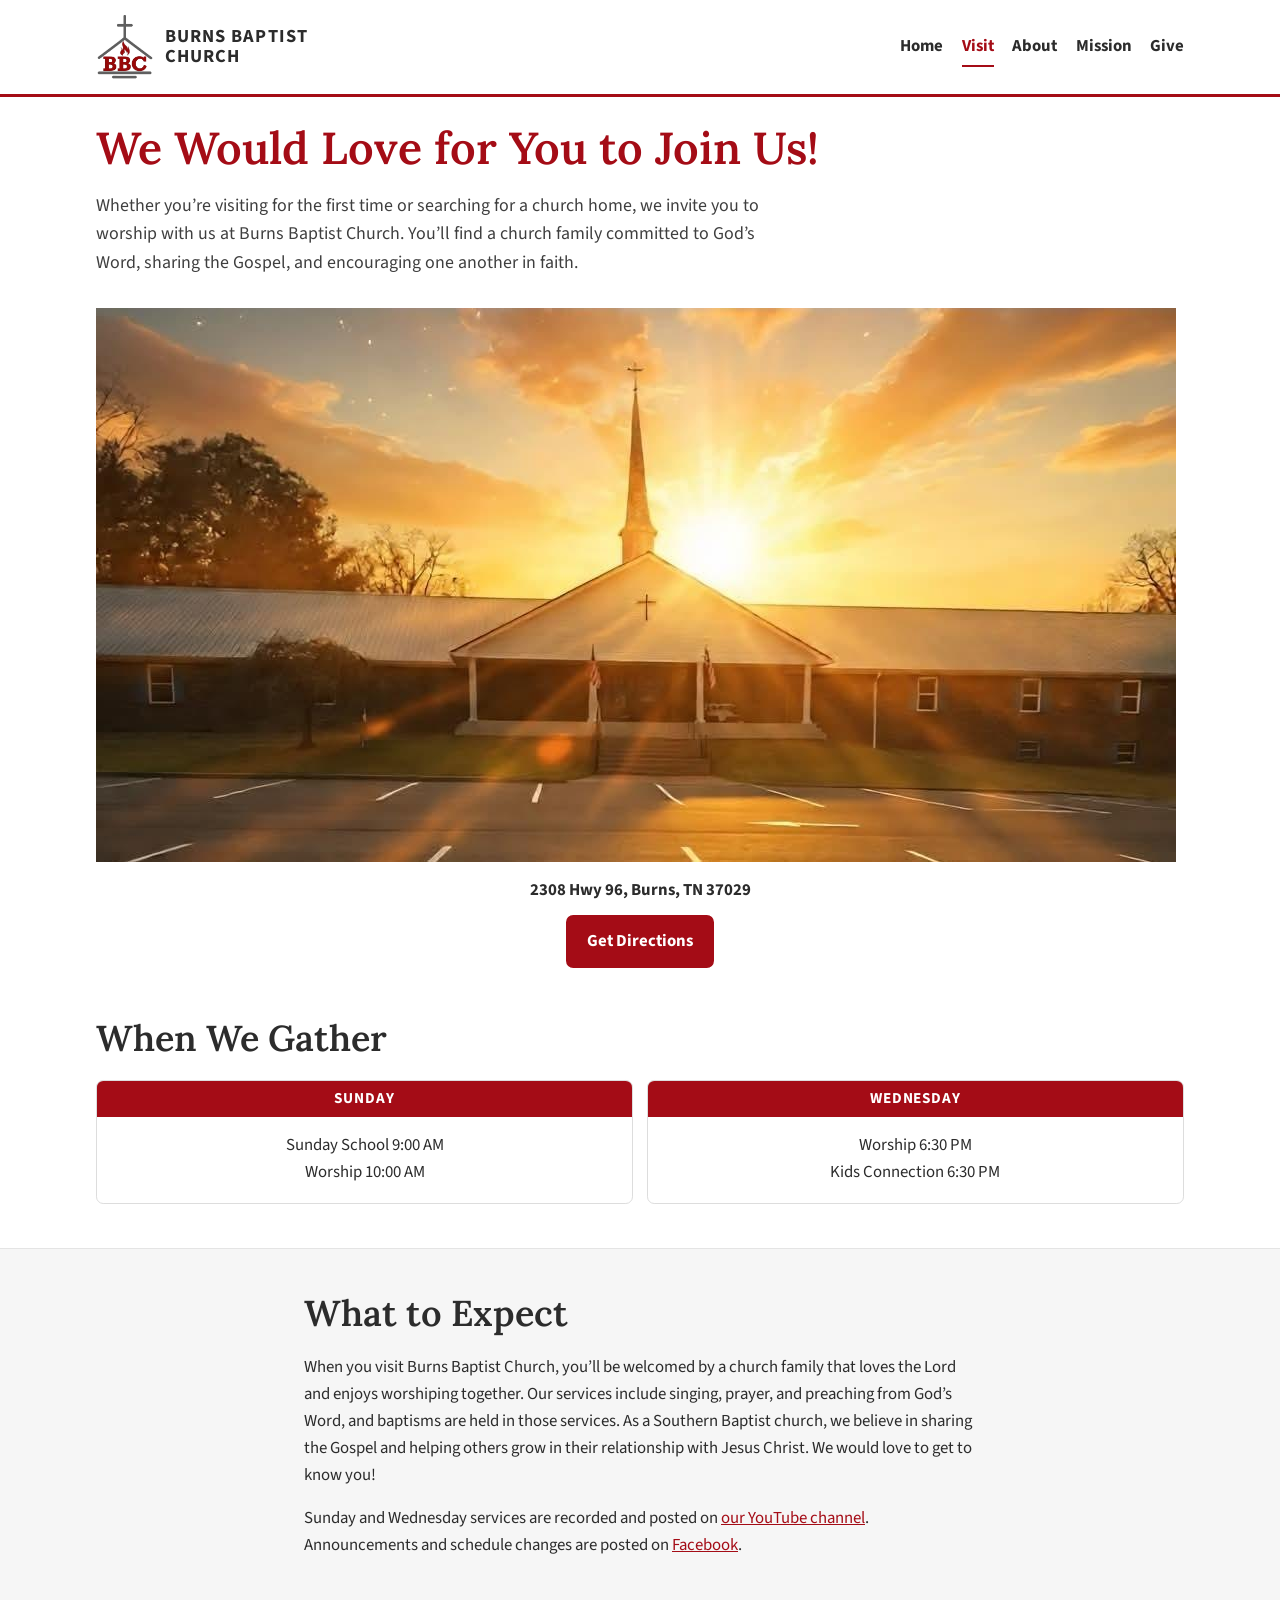
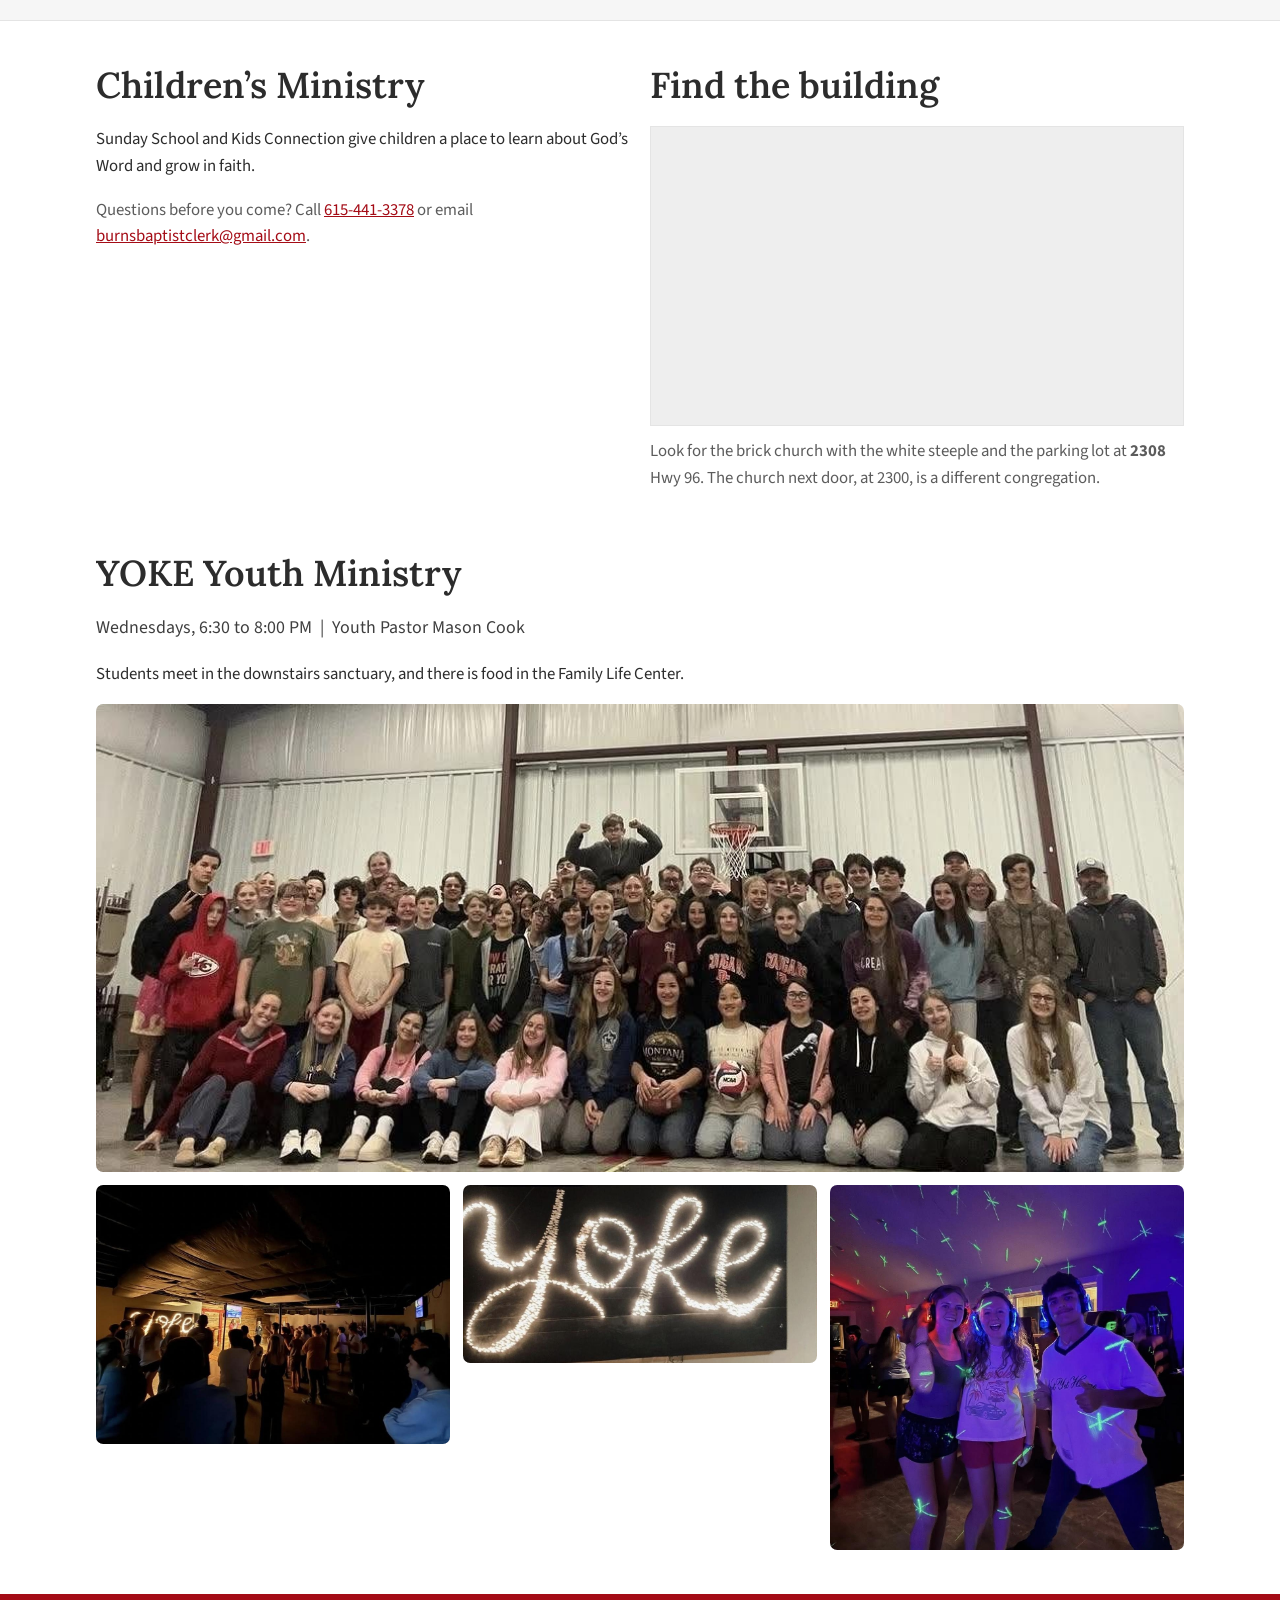
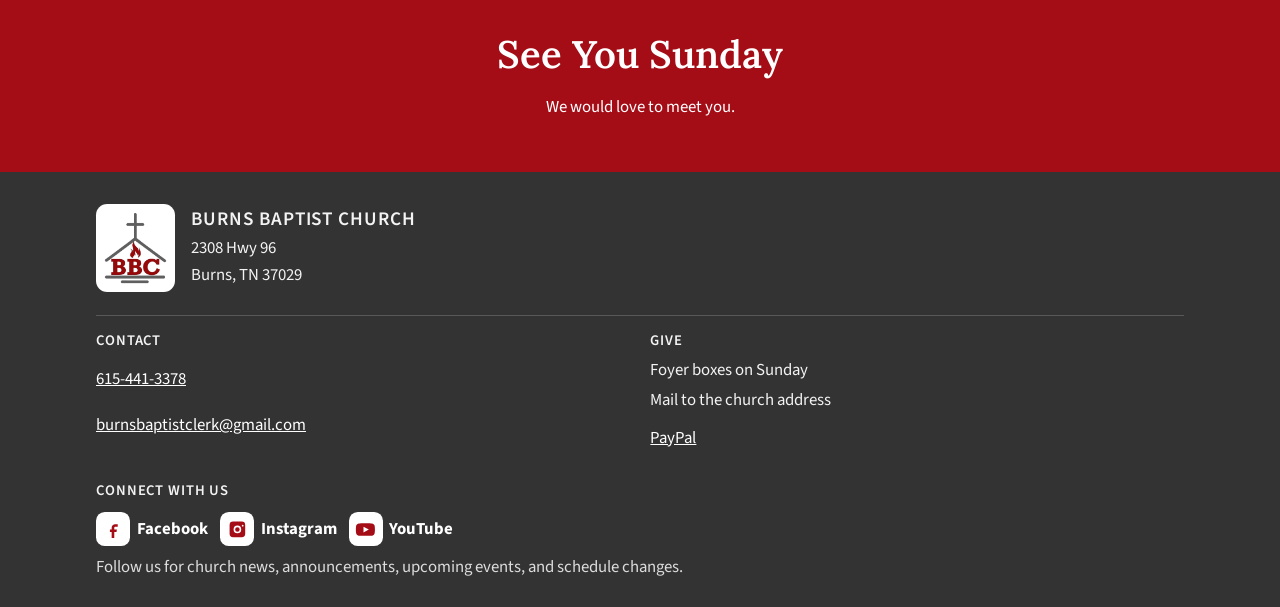
<file: visit.html>
<!DOCTYPE html>
<html lang="en">
<head>
  <meta charset="utf-8">
  <meta name="viewport" content="width=device-width, initial-scale=1, viewport-fit=cover">
  <title>Visit | Burns Baptist Church</title>
  <meta name="description" content="Plan your visit to Burns Baptist Church, 2308 Hwy 96, Burns, TN 37029. Sunday School 9:00 AM, worship 10:00 AM. YOKE youth Wednesdays 6:30 to 8:00 PM.">
  <meta name="theme-color" content="#a40c16">
  <link rel="icon" href="img/bbc-logo.png">
  <link rel="preconnect" href="https://fonts.googleapis.com">
  <link rel="preconnect" href="https://fonts.gstatic.com" crossorigin>
  <link href="https://fonts.googleapis.com/css2?family=Lora:ital,wght@0,600;1,600&family=Source+Sans+3:wght@400;600;700&display=swap" rel="stylesheet">
  <link rel="stylesheet" href="css/site.css">
</head>
<body>
  <header class="site-header">
    <div class="wrap header-inner">
      <a class="logo" href="index.html" aria-label="Burns Baptist Church">
        <img src="img/bbc-logo.png" alt="" width="456" height="520">
        <span class="logo-name">Burns Baptist<br>Church</span>
      </a>
      <button class="nav-toggle" type="button" aria-expanded="false" aria-controls="site-nav">Menu</button>
      <nav class="site-nav" id="site-nav" aria-label="Primary">
        <ul>
          <li><a href="index.html">Home</a></li>
          <li><a href="visit.html" aria-current="page">Visit</a></li>
          <li><a href="about.html">About</a></li>
          <li><a href="mission.html">Mission</a></li>
          <li><a href="https://paypal.me/burnsbaptistchurch" target="_blank" rel="noopener noreferrer">Give<span class="sr-only"> (opens in a new tab)</span></a></li>
        </ul>
      </nav>
    </div>
  </header>

  <main id="main">
    <section class="wrap page-intro">
      <h1>We Would Love for You to Join Us!</h1>
      <p class="lede">Whether you’re visiting for the first time or searching for a church home, we invite you to worship with us at Burns Baptist Church. You’ll find a church family committed to God’s Word, sharing the Gospel, and encouraging one another in faith.</p>
    </section>

    <section class="section" style="padding-top: 0.4rem;">
      <div class="wrap">
        <img src="img/church-sunset.jpg" alt="Burns Baptist Church at sunset" width="1080" height="554">
        <p class="address-line">2308 Hwy 96, Burns, TN 37029</p>
        <p class="center-actions"><a class="btn" href="https://www.google.com/maps/place/Burns+Baptist+Church/@36.0478596,-87.3066751,15z" target="_blank" rel="noopener noreferrer">Get Directions</a></p>
      </div>
    </section>

    <section class="section" style="padding-top: 0;">
      <div class="wrap">
        <h2 class="section-title">When We Gather</h2>
        <div class="card-grid cols-2">
          <article class="time-card">
            <h3>Sunday</h3>
            <p>Sunday School 9:00 AM<br>Worship 10:00 AM</p>
          </article>
          <article class="time-card">
            <h3>Wednesday</h3>
            <p>Worship 6:30 PM<br>Kids Connection 6:30 PM</p>
          </article>
        </div>
      </div>
    </section>

    <section class="section believe">
      <div class="wrap prose">
        <h2 class="section-title">What to Expect</h2>
        <p>When you visit Burns Baptist Church, you’ll be welcomed by a church family that loves the Lord and enjoys worshiping together. Our services include singing, prayer, and preaching from God’s Word, and baptisms are held in those services. As a Southern Baptist church, we believe in sharing the Gospel and helping others grow in their relationship with Jesus Christ. We would love to get to know you!</p>
        <p>Sunday and Wednesday services are recorded and posted on <a href="https://www.youtube.com/@burnsbaptistchurch-burnstn1436" target="_blank" rel="noopener noreferrer">our YouTube channel<span class="sr-only"> (opens in a new tab)</span></a>. Announcements and schedule changes are posted on <a href="https://www.facebook.com/p/Burns-Baptist-Church-61585569585817/" target="_blank" rel="noopener noreferrer">Facebook<span class="sr-only"> (opens in a new tab)</span></a>.</p>
      </div>
    </section>

    <section class="section">
      <div class="wrap split even">
        <div>
          <h2 class="section-title">Children’s Ministry</h2>
          <p>Sunday School and Kids Connection give children a place to learn about God’s Word and grow in faith.</p>
          <p class="muted">Questions before you come? Call <a href="tel:+16154413378">615-441-3378</a> or email <a href="mailto:burnsbaptistclerk@gmail.com">burnsbaptistclerk@gmail.com</a>.</p>
        </div>
        <div>
          <h2 class="section-title">Find the building</h2>
          <div class="map-embed">
            <iframe
              title="Satellite map of Burns Baptist Church at 2308 Highway 96, Burns, TN"
              loading="lazy"
              allowfullscreen
              referrerpolicy="no-referrer-when-downgrade"
              src="https://www.google.com/maps?q=Burns+Baptist+Church,+2308+Hwy+96,+Burns,+TN+37029&amp;z=17&amp;t=k&amp;output=embed"></iframe>
          </div>
          <p class="muted" style="margin-top: 0.75rem;">Look for the brick church with the white steeple and the parking lot at <strong>2308</strong> Hwy 96. The church next door, at 2300, is a different congregation.</p>
        </div>
      </div>
    </section>

    <section class="section" style="padding-top: 0;">
      <div class="wrap">
        <h2 class="section-title" id="yoke">YOKE Youth Ministry</h2>
        <p class="lede">Wednesdays, 6:30 to 8:00 PM &nbsp;|&nbsp; Youth Pastor Mason Cook</p>
        <p>Students meet in the downstairs sanctuary, and there is food in the Family Life Center.</p>
        <figure class="yoke-feature">
          <img src="img/yoke-students.jpg" alt="YOKE students and leaders gathered in the gym" width="1078" height="463">
        </figure>
        <div class="yoke-pair">
          <img src="img/yoke-worship.jpg" alt="The YOKE room ready for a Wednesday night" width="1080" height="789">
          <img src="img/yoke-sign.jpg" alt="The lighted YOKE sign" width="998" height="501">
          <img src="img/yoke-fellowship.jpg" alt="YOKE students together at a fellowship night" width="1078" height="1111">
        </div>
      </div>
    </section>

    <section class="invite">
      <div class="wrap">
        <h2>See You Sunday</h2>
        <p>We would love to meet you.</p>
      </div>
    </section>
  </main>

  <footer class="site-footer">
    <div class="wrap">
      <div class="footer-brand">
        <div class="footer-logo"><img src="img/bbc-logo.png" alt="" width="456" height="520"></div>
        <div>
          <h2>Burns Baptist Church</h2>
          <p>2308 Hwy 96<br>Burns, TN 37029</p>
        </div>
      </div>
      <div class="footer-grid">
        <div>
          <h3>Contact</h3>
          <ul>
            <li><a href="tel:+16154413378">615-441-3378</a></li>
            <li><a href="mailto:burnsbaptistclerk@gmail.com">burnsbaptistclerk@gmail.com</a></li>
          </ul>
        </div>
        <div>
          <h3>Give</h3>
          <ul>
            <li>Foyer boxes on Sunday</li>
            <li>Mail to the church address</li>
            <li><a href="https://paypal.me/burnsbaptistchurch" target="_blank" rel="noopener noreferrer">PayPal</a></li>
          </ul>
        </div>
      </div>
      <div style="margin-top: 1.3rem;">
        <h3>Connect With Us</h3>
        <ul class="socials">
          <li><a href="https://www.facebook.com/p/Burns-Baptist-Church-61585569585817/" target="_blank" rel="noopener noreferrer"><span class="social-icon" aria-hidden="true"><svg viewBox="0 0 24 24"><path fill="currentColor" d="M14 9h3V6h-3c-2.2 0-4 1.8-4 4v2H8v3h2v7h3v-7h2.6l.4-3H13v-2c0-.6.4-1 1-1z"/></svg></span>Facebook</a></li>
          <li><a href="https://www.instagram.com/burnsbaptistchurch/" target="_blank" rel="noopener noreferrer"><span class="social-icon" aria-hidden="true"><svg viewBox="0 0 24 24"><path fill="currentColor" d="M7 3h10a4 4 0 0 1 4 4v10a4 4 0 0 1-4 4H7a4 4 0 0 1-4-4V7a4 4 0 0 1 4-4zm5 4.6A4.4 4.4 0 1 0 16.4 12 4.4 4.4 0 0 0 12 7.6zm6.1-.9a1 1 0 1 0 1 1 1 1 0 0 0-1-1zM12 9.4A2.6 2.6 0 1 1 9.4 12 2.6 2.6 0 0 1 12 9.4z"/></svg></span>Instagram</a></li>
          <li><a href="https://www.youtube.com/@burnsbaptistchurch-burnstn1436" target="_blank" rel="noopener noreferrer"><span class="social-icon" aria-hidden="true"><svg viewBox="0 0 24 24"><path fill="currentColor" d="M23 12.2s0-3.2-.4-4.6a3 3 0 0 0-2.1-2.1C18.9 5 12 5 12 5s-6.9 0-8.5.5a3 3 0 0 0-2.1 2.1C1 9 1 12.2 1 12.2s0 3.2.4 4.6a3 3 0 0 0 2.1 2.1C5.1 19.4 12 19.4 12 19.4s6.9 0 8.5-.5a3 3 0 0 0 2.1-2.1c.4-1.4.4-4.6.4-4.6zM9.8 15.5v-6.6l6.2 3.3z"/></svg></span>YouTube</a></li>
        </ul>
        <p class="footer-note">Follow us for church news, announcements, upcoming events, and schedule changes.</p>
      </div>
    </div>
  </footer>
  <script src="js/site.js"></script>
</body>
</html>
</file>
<file: css/site.css>
:root {
  --paper: #ffffff;
  --ink: #2c2c2c;
  --bbc: #a40c16;
  --bbc-dark: #7c0911;
  --charcoal: #333333;
  --muted: #5c5c5c;
  --line: #e4e4e4;
  --soft: #f6f6f6;
  --max: 68rem;
  --display: "Lora", Georgia, serif;
  --body: "Source Sans 3", system-ui, sans-serif;
}

*,
*::before,
*::after {
  box-sizing: border-box;
}

html {
  scroll-behavior: smooth;
  scroll-padding-top: 6rem;
  -webkit-text-size-adjust: 100%;
}

body {
  margin: 0;
  font-family: var(--body);
  color: var(--ink);
  background: var(--paper);
  line-height: 1.6;
  font-size: 1.05rem;
  padding-left: env(safe-area-inset-left);
  padding-right: env(safe-area-inset-right);
}

img {
  max-width: 100%;
  height: auto;
  display: block;
}

a {
  color: var(--bbc);
}

a:hover {
  color: var(--bbc-dark);
}

:focus-visible {
  outline: 3px solid var(--bbc);
  outline-offset: 2px;
}

h1,
h2,
h3 {
  font-family: var(--display);
  font-weight: 600;
  line-height: 1.15;
  margin: 0 0 0.55em;
  text-wrap: balance;
}

p {
  margin: 0 0 1em;
}

.wrap {
  width: min(100% - 2rem, var(--max));
  margin-inline: auto;
}

@media (min-width: 800px) {
  .wrap {
    width: min(100% - 2.5rem, var(--max));
  }
}

.sr-only {
  position: absolute;
  width: 1px;
  height: 1px;
  padding: 0;
  margin: -1px;
  overflow: hidden;
  clip: rect(0, 0, 0, 0);
  white-space: nowrap;
  border: 0;
}

.site-header {
  background: #fff;
  border-bottom: 3px solid var(--bbc);
  position: sticky;
  top: 0;
  z-index: 20;
}

.header-inner {
  display: flex;
  flex-wrap: wrap;
  align-items: center;
  justify-content: space-between;
  gap: 0.65rem 0.85rem;
  padding: 0.7rem 0;
}

.logo {
  display: flex;
  align-items: center;
  gap: 0.65rem;
  min-width: 0;
  text-decoration: none;
  color: var(--ink);
  flex: 1 1 auto;
}

.logo img {
  height: 3.35rem;
  width: auto;
  flex: 0 0 auto;
}

.logo-name {
  font-weight: 700;
  text-transform: uppercase;
  letter-spacing: 0.045em;
  line-height: 1.05;
  font-size: 0.92rem;
}

.nav-toggle {
  display: inline-flex;
  align-items: center;
  justify-content: center;
  min-height: 2.75rem;
  padding: 0.4rem 0.9rem;
  border: 2px solid var(--bbc);
  border-radius: 0.4rem;
  background: #fff;
  color: var(--bbc);
  font: inherit;
  font-weight: 700;
  letter-spacing: 0.06em;
  text-transform: uppercase;
  cursor: pointer;
  flex: 0 0 auto;
}

.site-nav {
  display: none;
  flex: 1 1 100%;
  padding: 0.15rem 0 0.45rem;
}

.site-nav.is-open {
  display: block;
}

.site-nav ul {
  display: flex;
  flex-direction: column;
  gap: 0.1rem;
  list-style: none;
  margin: 0;
  padding: 0;
}

.site-nav a {
  display: flex;
  align-items: center;
  min-height: 2.75rem;
  text-decoration: none;
  color: var(--ink);
  font-weight: 700;
}

.site-nav a:hover {
  color: var(--bbc);
}

.site-nav a[aria-current="page"] {
  color: var(--bbc);
  box-shadow: inset 3px 0 0 var(--bbc);
  padding-left: 0.7rem;
}

@media (min-width: 900px) {
  .header-inner {
    flex-wrap: nowrap;
    padding: 0.85rem 0;
  }

  .logo {
    flex: 0 1 auto;
  }

  .logo img {
    height: 4.15rem;
  }

  .logo-name {
    font-size: 1.15rem;
    letter-spacing: 0.06em;
  }

  .nav-toggle {
    display: none;
  }

  .site-nav {
    display: block;
    flex: 1 1 auto;
    padding: 0;
  }

  .site-nav ul {
    flex-direction: row;
    justify-content: flex-end;
    align-items: center;
    gap: 0.15rem 1.15rem;
  }

  .site-nav a {
    min-height: 2.5rem;
  }

  .site-nav a[aria-current="page"] {
    box-shadow: inset 0 -2px 0 var(--bbc);
    padding-left: 0;
  }
}

.hero {
  padding: 1.6rem 0 0.5rem;
  display: grid;
  gap: 1.25rem;
  align-items: center;
}

@media (min-width: 800px) {
  .hero {
    grid-template-columns: 1.05fr 0.95fr;
    padding: 2.75rem 0 1.5rem;
    gap: 2rem;
  }
}

.welcome-kicker {
  display: block;
  color: var(--ink);
  font-size: 0.58em;
  font-weight: 600;
  margin-bottom: 0.12em;
}

.hero h1 {
  font-size: clamp(2.15rem, 7vw, 3.5rem);
  color: var(--bbc);
  margin-bottom: 0.4em;
}

.hero-lead {
  font-size: 1.2rem;
  font-weight: 700;
  margin-bottom: 0.75rem;
}

.hero-copy > p:not(.hero-lead):not(.motto):not(.hero-actions) {
  color: #3a3a3a;
  max-width: 38rem;
}

.motto {
  color: var(--bbc);
  font-weight: 700;
  font-size: 1.12rem;
  margin: 0.35rem 0 1rem;
}

.hero-actions {
  display: flex;
  flex-wrap: wrap;
  gap: 0.7rem;
  margin-bottom: 0;
}

@media (max-width: 639px) {
  .hero-actions,
  .center-actions {
    display: grid;
    grid-template-columns: 1fr;
  }

  .btn {
    width: 100%;
  }
}

.hero-photo img {
  width: 100%;
  height: auto;
  border-radius: 0.45rem;
}

.btn {
  display: inline-flex;
  align-items: center;
  justify-content: center;
  min-height: 2.85rem;
  text-decoration: none;
  font-weight: 700;
  padding: 0.7rem 1.2rem;
  border: 2px solid var(--bbc);
  border-radius: 0.45rem;
  background: var(--bbc);
  color: #fff;
}

.btn:hover {
  background: var(--bbc-dark);
  border-color: var(--bbc-dark);
  color: #fff;
}

.btn-ghost {
  background: #fff;
  color: var(--bbc);
}

.btn-ghost:hover {
  background: var(--bbc);
  color: #fff;
}

.section {
  padding: 2.1rem 0;
}

@media (min-width: 800px) {
  .section {
    padding: 2.75rem 0;
  }
}

.section-title {
  font-size: clamp(1.7rem, 3vw, 2.25rem);
}

.lede {
  font-size: 1.12rem;
  max-width: 44rem;
  color: #3f3f3f;
}

.times {
  padding: 0.4rem 0 1.5rem;
}

.times-grid,
.card-grid {
  display: grid;
  gap: 0.85rem;
}

@media (min-width: 720px) {
  .times-grid,
  .card-grid.cols-3 {
    grid-template-columns: repeat(3, 1fr);
  }

  .card-grid.cols-2 {
    grid-template-columns: repeat(2, 1fr);
  }
}

.time-card {
  border: 1px solid #ddd;
  border-radius: 0.45rem;
  overflow: hidden;
  background: #fff;
  text-align: center;
}

.time-card h3 {
  margin: 0;
  background: var(--bbc);
  color: #fff;
  font-family: var(--body);
  font-size: 0.95rem;
  font-weight: 700;
  letter-spacing: 0.06em;
  text-transform: uppercase;
  padding: 0.6rem 0.75rem;
}

.time-card p {
  margin: 0;
  padding: 0.95rem 0.75rem 1.05rem;
}

.family-grid,
.photo-row,
.yoke-pair {
  display: grid;
  gap: 0.85rem;
}

.family-grid,
.photo-row {
  grid-template-columns: repeat(2, 1fr);
  align-items: start;
}

@media (min-width: 800px) {
  .family-grid,
  .photo-row {
    grid-template-columns: repeat(4, 1fr);
  }
}

.family-grid img,
.photo-row img,
.yoke-pair img,
.yoke-feature img,
.leader img {
  width: 100%;
  height: auto;
  border-radius: 0.45rem;
  background: var(--soft);
  object-fit: contain;
  object-position: center;
}

.yoke-feature {
  margin: 0.4rem 0 0.85rem;
}

.yoke-pair {
  grid-template-columns: 1fr;
  align-items: start;
}

@media (min-width: 720px) {
  .yoke-pair {
    grid-template-columns: repeat(3, 1fr);
  }
}

.believe {
  background: var(--soft);
  border-top: 1px solid var(--line);
  border-bottom: 1px solid var(--line);
}

.believe-grid,
.split {
  display: grid;
  gap: 1.25rem;
}

@media (min-width: 800px) {
  .believe-grid,
  .split {
    grid-template-columns: 1fr 1.15fr;
    align-items: start;
  }

  .split.even {
    grid-template-columns: 1fr 1fr;
  }
}

.believe ol {
  margin: 0 0 1rem;
  padding-left: 1.2rem;
}

.believe li {
  margin-bottom: 0.75rem;
}

.staff-teaser {
  display: grid;
  gap: 0.85rem;
  align-items: start;
}

@media (min-width: 720px) {
  .staff-teaser {
    grid-template-columns: repeat(3, 1fr);
  }
}

.staff-teaser article {
  background: var(--soft);
  border: 1px solid var(--line);
  border-radius: 0.45rem;
  padding: 0.75rem 0.75rem 1rem;
}

.staff-teaser img {
  width: 100%;
  height: auto;
  margin-bottom: 0.75rem;
  border-radius: 0.35rem;
  object-fit: contain;
  object-position: center;
}

.staff-teaser h3 {
  margin-bottom: 0.2rem;
  font-size: 1.25rem;
}

.role {
  color: var(--bbc);
  font-weight: 700;
  letter-spacing: 0.05em;
  text-transform: uppercase;
  font-size: 0.82rem;
  margin: 0 0 0.25rem;
}

.scripture {
  position: relative;
  color: #fff;
  isolation: isolate;
  min-height: 15rem;
  display: grid;
  align-items: center;
}

.scripture-bg {
  position: absolute;
  inset: 0;
  width: 100%;
  height: 100%;
  object-fit: cover;
  object-position: center 55%;
  z-index: -2;
}

.scripture::after {
  content: "";
  position: absolute;
  inset: 0;
  background: linear-gradient(rgba(30, 18, 18, 0.45), rgba(30, 18, 18, 0.62));
  z-index: -1;
}

.scripture-inner {
  text-align: center;
  padding: 2.4rem 0 2.2rem;
}

.scripture blockquote {
  margin: 0 auto;
  max-width: 42rem;
}

.scripture p {
  font-family: var(--display);
  font-style: italic;
  font-weight: 600;
  font-size: clamp(1.25rem, 2.6vw, 1.7rem);
  line-height: 1.35;
  margin: 0 0 0.7rem;
}

.scripture cite {
  font-style: normal;
  font-weight: 700;
  letter-spacing: 0.04em;
}

.leaders {
  display: grid;
  gap: 1.75rem;
}

.leader {
  display: grid;
  gap: 1rem;
  align-items: start;
}

@media (min-width: 720px) {
  .leader {
    grid-template-columns: minmax(12rem, 18rem) 1fr;
    gap: 1.4rem;
  }
}

.leader img {
  width: 100%;
  height: auto;
  object-fit: contain;
  object-position: center;
}

.leader h2 {
  margin-bottom: 0.35rem;
  font-size: clamp(1.55rem, 2.5vw, 2rem);
}

.role-flag {
  display: inline-block;
  background: var(--bbc);
  color: #fff;
  font-weight: 700;
  letter-spacing: 0.06em;
  text-transform: uppercase;
  font-size: 0.78rem;
  padding: 0.28rem 0.7rem;
  margin: 0 0 0.45rem;
}

.page-intro {
  padding: 1.6rem 0 0.4rem;
}

.page-intro h1 {
  font-size: clamp(2rem, 5vw, 2.8rem);
  color: var(--bbc);
  margin-bottom: 0.4em;
}

.address-line {
  font-weight: 700;
  text-align: center;
  margin: 0.9rem 0 0.7rem;
}

.center-actions {
  text-align: center;
  margin-bottom: 0.4rem;
}

.map-embed {
  border: 1px solid var(--line);
  overflow: hidden;
  aspect-ratio: 4 / 3;
  background: #eee;
}

@media (min-width: 800px) {
  .map-embed {
    aspect-ratio: 16 / 9;
  }
}

.map-embed iframe {
  width: 100%;
  height: 100%;
  border: 0;
}

.muted {
  color: var(--muted);
}

.prose {
  max-width: 42rem;
}

.ministry-grid {
  display: grid;
  gap: 0.85rem;
}

@media (min-width: 720px) {
  .ministry-grid {
    grid-template-columns: 1fr 1fr;
  }
}

.ministry-grid article {
  border: 1px solid var(--line);
  border-radius: 0.45rem;
  background: #fff;
  padding: 1rem 1.05rem 0.35rem;
}

.ministry-grid h3 {
  font-size: 1.3rem;
  margin-bottom: 0.3rem;
}

.feeds-section {
  padding-top: 1.6rem;
  padding-bottom: 1.6rem;
}

.feeds-layout {
  display: grid;
  gap: 1.15rem;
  margin-top: 1rem;
}

@media (min-width: 800px) {
  .feeds-layout {
    grid-template-columns: minmax(0, 1.35fr) minmax(15.5rem, 0.7fr);
    gap: 1.4rem;
    align-items: start;
  }
}

.feed-heading {
  font-family: var(--body);
  font-size: 0.8rem;
  font-weight: 700;
  letter-spacing: 0.06em;
  text-transform: uppercase;
  color: var(--muted);
  margin: 0 0 0.5rem;
}

.feed-more {
  font-size: 0.9rem;
  margin: 0.55rem 0 0;
}

.yt-feed {
  min-width: 0;
}

.yt-grid {
  display: grid;
  grid-template-columns: repeat(3, minmax(0, 1fr));
  gap: 0.5rem;
}

.yt-card {
  display: flex;
  flex-direction: column;
  min-width: 0;
  text-decoration: none;
  color: var(--ink);
  border: 1px solid var(--line);
  border-radius: 0.4rem;
  overflow: hidden;
  background: #fff;
}

.yt-card:hover {
  border-color: var(--bbc);
  color: var(--ink);
}

.yt-media {
  position: relative;
  aspect-ratio: 16 / 9;
  background: #111;
}

.yt-media img,
.yt-media iframe {
  position: absolute;
  inset: 0;
  width: 100%;
  height: 100%;
  border: 0;
  object-fit: cover;
}

.yt-play {
  position: absolute;
  inset: 0;
  display: grid;
  place-items: center;
  color: #fff;
  pointer-events: none;
  background: linear-gradient(rgba(0, 0, 0, 0.05), rgba(0, 0, 0, 0.28));
}

.yt-play svg {
  width: 1.7rem;
  height: 1.7rem;
  filter: drop-shadow(0 1px 2px rgba(0, 0, 0, 0.45));
}

.yt-badge {
  position: absolute;
  top: 0.35rem;
  left: 0.35rem;
  z-index: 1;
  background: var(--bbc);
  color: #fff;
  font-size: 0.65rem;
  font-weight: 700;
  letter-spacing: 0.06em;
  text-transform: uppercase;
  padding: 0.15rem 0.35rem;
  border-radius: 0.2rem;
}

.yt-card h4 {
  font-family: var(--body);
  font-size: 0.75rem;
  font-weight: 600;
  line-height: 1.3;
  margin: 0;
  padding: 0.4rem 0.45rem 0.45rem;
  display: -webkit-box;
  -webkit-line-clamp: 2;
  line-clamp: 2;
  -webkit-box-orient: vertical;
  overflow: hidden;
}

.yt-fallback iframe {
  display: block;
  width: 100%;
  height: 11.5rem;
  border: 0;
  border-radius: 0.4rem;
  background: #111;
}

.fb-feed {
  position: relative;
  min-width: 0;
  max-width: 21.25rem;
  overflow: hidden;
}

.fb-feed.is-plugin-ready {
  overflow: visible;
}

.fb-cta {
  display: flex;
  flex-direction: column;
  align-items: flex-start;
  gap: 0.65rem;
  padding: 0.85rem 0.9rem 0.95rem;
  border: 1px solid var(--line);
  border-radius: 0.45rem;
  background: #fff;
  color: var(--ink);
  text-decoration: none;
}

.fb-cta:hover {
  border-color: var(--bbc);
  color: var(--ink);
}

.fb-cta-icon {
  width: 2.15rem;
  height: 2.15rem;
  border-radius: 0.45rem;
  background: var(--bbc);
  color: #fff;
  display: grid;
  place-items: center;
  flex: 0 0 auto;
}

.fb-cta-icon svg {
  width: 1.2rem;
  height: 1.2rem;
  display: block;
}

.fb-cta-copy {
  display: grid;
  gap: 0.15rem;
}

.fb-cta-copy strong {
  font-size: 1rem;
}

.fb-cta-copy span {
  color: var(--muted);
  font-size: 0.9rem;
}

.fb-cta .btn {
  width: 100%;
  min-height: 2.5rem;
  padding: 0.45rem 0.9rem;
}

.fb-cta:hover .btn {
  background: var(--bbc-dark);
  border-color: var(--bbc-dark);
  color: #fff;
}

.fb-page {
  width: 100%;
}

.fb-page:not(.is-ready) {
  position: absolute;
  left: 0;
  top: 0;
  width: 340px;
  opacity: 0;
  pointer-events: none;
}

.fb-feed.is-plugin-ready .fb-cta {
  display: none;
}

.fb-page.is-unavailable iframe,
.fb-page.is-unavailable > span {
  display: none;
}

.fb-xfbml-parse-ignore {
  display: block;
  margin: 0;
  padding: 0.75rem 0.85rem;
  border: 1px solid var(--line);
  border-radius: 0.4rem;
  background: #fff;
  font-size: 0.92rem;
}

@media (min-width: 800px) {
  .feeds-section {
    padding-top: 2rem;
    padding-bottom: 2rem;
  }
}

.mission-hero h1 {
  font-family: var(--display);
  font-style: italic;
  font-weight: 600;
  font-size: clamp(2.6rem, 7vw, 4.2rem);
  color: var(--bbc);
  text-align: center;
  margin: 0.2rem 0 0.35rem;
}

.mission-hero .lede {
  text-align: center;
  margin-inline: auto;
}

.mission-grid {
  display: grid;
  gap: 0.9rem;
}

@media (min-width: 860px) {
  .mission-grid {
    grid-template-columns: repeat(3, 1fr);
    align-items: start;
  }
}

.mission-card {
  border: 1px solid #ddd;
  border-radius: 0.55rem;
  overflow: hidden;
  background: #fff;
}

.mission-card h2 {
  margin: 0;
  background: var(--bbc);
  color: #fff;
  font-family: var(--body);
  font-size: 1.05rem;
  font-weight: 700;
  text-align: center;
  padding: 0.7rem 0.8rem 0.65rem;
  line-height: 1.25;
}

.mission-card ul {
  margin: 0;
  padding: 0.9rem 1rem 1rem 1.35rem;
}

.mission-card li {
  margin-bottom: 0.45rem;
}

.invite {
  background: var(--bbc);
  color: #fff;
  text-align: center;
  padding: 2.4rem 0 2.2rem;
}

.invite h2 {
  font-size: clamp(1.8rem, 4vw, 2.4rem);
  margin-bottom: 0.45em;
}

.invite p {
  max-width: 38rem;
  margin-inline: auto;
}

.invite .btn {
  background: #fff;
  color: var(--bbc);
  border-color: #fff;
  margin-top: 0.35rem;
}

.invite .btn:hover {
  background: transparent;
  color: #fff;
}

.site-footer {
  background: var(--charcoal);
  color: #f3f3f3;
  padding: 2rem 0 calc(1.6rem + env(safe-area-inset-bottom));
}

.footer-brand {
  display: flex;
  gap: 1rem;
  align-items: center;
  margin-bottom: 1.4rem;
}

.footer-logo {
  background: #fff;
  border-radius: 0.7rem;
  padding: 0.45rem;
  flex: 0 0 auto;
}

.footer-logo img {
  height: 4.6rem;
  width: auto;
}

.footer-brand h2 {
  font-family: var(--body);
  font-size: 1.2rem;
  letter-spacing: 0.05em;
  text-transform: uppercase;
  margin: 0 0 0.3rem;
}

.footer-brand p {
  margin: 0;
}

.footer-grid {
  display: grid;
  gap: 1.3rem;
  padding-top: 1.1rem;
  border-top: 1px solid rgba(255, 255, 255, 0.18);
}

@media (min-width: 720px) {
  .footer-grid {
    grid-template-columns: 1fr 1fr;
  }
}

.site-footer h3 {
  font-family: var(--body);
  font-size: 0.92rem;
  letter-spacing: 0.06em;
  text-transform: uppercase;
  margin: 0 0 0.45rem;
}

.site-footer a {
  color: #fff;
  overflow-wrap: anywhere;
}

.site-footer ul {
  list-style: none;
  margin: 0;
  padding: 0;
}

.site-footer li {
  margin-bottom: 0.15rem;
}

.site-footer li a {
  display: inline-flex;
  align-items: center;
  min-height: 2.75rem;
}

.socials {
  display: flex;
  flex-wrap: wrap;
  gap: 0.55rem 0.75rem;
  align-items: center;
  list-style: none;
  margin: 0 0 0.7rem;
  padding: 0;
}

.socials li {
  margin: 0;
  flex: 0 0 auto;
}

.socials a {
  display: inline-flex;
  align-items: center;
  gap: 0.4rem;
  min-height: 0;
  text-decoration: none;
  font-weight: 700;
  color: #fff;
}

.social-icon {
  width: 2.15rem;
  height: 2.15rem;
  border-radius: 0.55rem;
  background: #fff;
  color: var(--bbc);
  display: grid;
  place-items: center;
  flex: 0 0 auto;
}

@media (max-width: 420px) {
  .socials a {
    font-size: 0.82rem;
    gap: 0.3rem;
  }
}

.social-icon svg {
  width: 1.3rem;
  height: 1.3rem;
  display: block;
}

.footer-note {
  color: #ddd;
  margin: 0.2rem 0 0;
}

.not-found {
  min-height: 55vh;
  display: grid;
  place-content: center;
  text-align: center;
  padding: 2rem 1rem 3rem;
}

.not-found h1 {
  color: var(--bbc);
}
</file>
